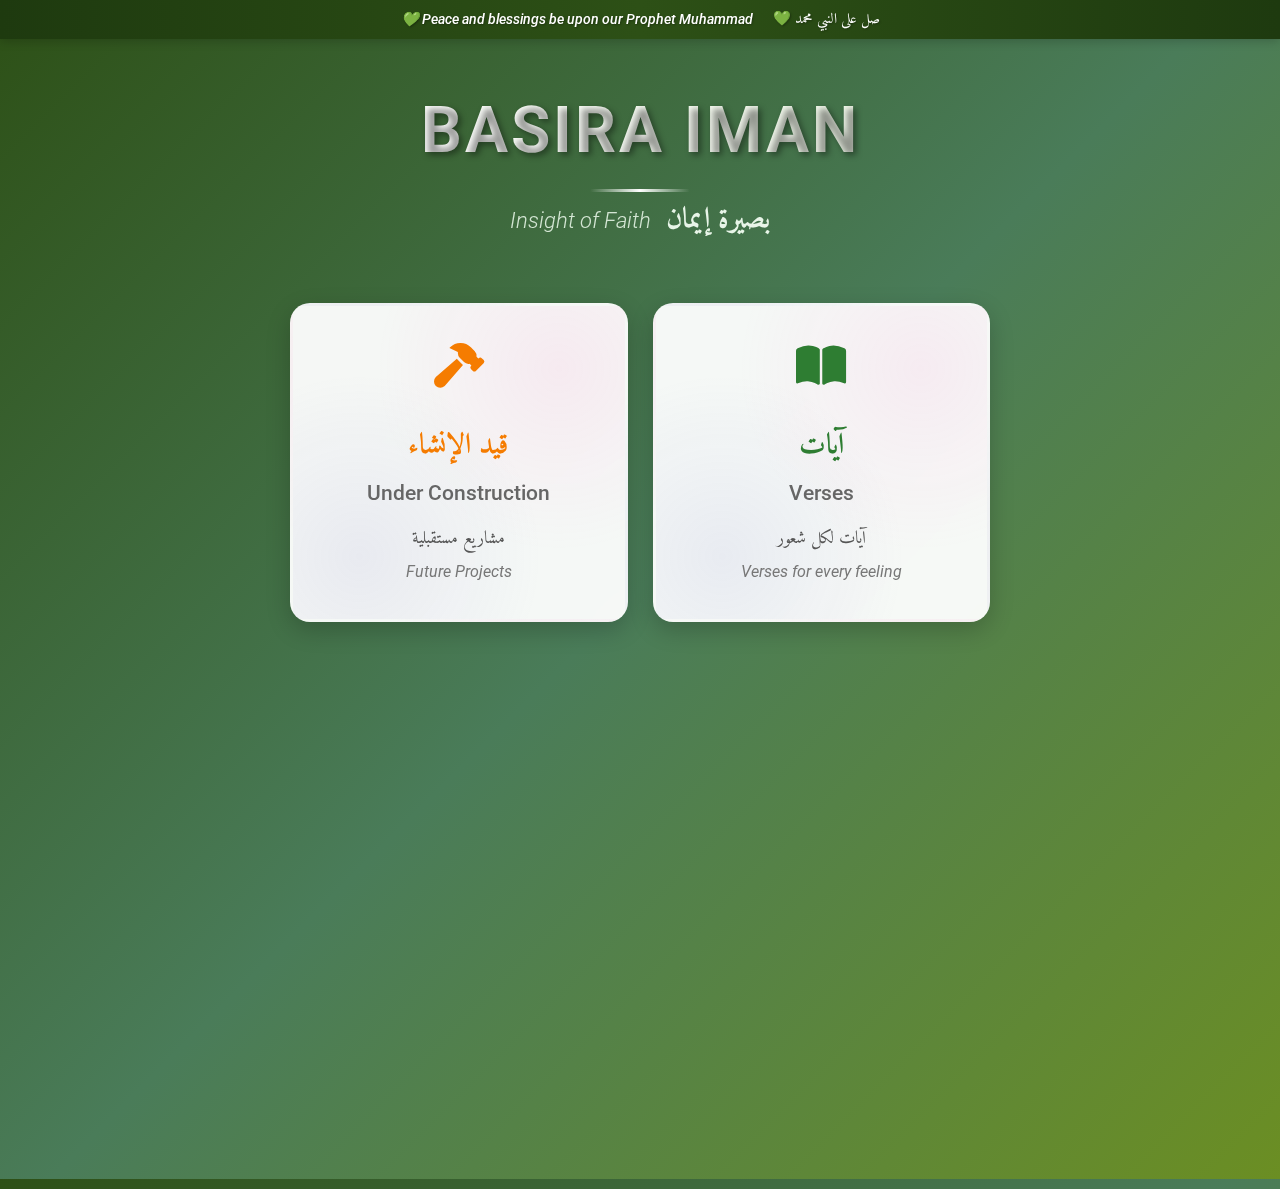
<file: index.html>
<!DOCTYPE html>
<html lang="ar" dir="rtl">
<head>
    <meta charset="UTF-8">
    <meta name="viewport" content="width=device-width, initial-scale=1.0">
    <title>BASIRA IMAN - بصيرة إيمان</title>
    <link rel="stylesheet" href="styles.css">
    <link href="https://fonts.googleapis.com/css2?family=Amiri:wght@400;700&family=Roboto:wght@300;400;500&display=swap" rel="stylesheet">
    <link rel="stylesheet" href="https://cdnjs.cloudflare.com/ajax/libs/font-awesome/6.0.0/css/all.min.css">
</head>
<body>
    <!-- شريط التذكير بالصلاة على النبي -->
    <div class="prophet-reminder">
        <div class="reminder-content">
            <span class="reminder-ar">صل على النبي محمد 💚</span>
            <span class="reminder-en">Peace and blessings be upon our Prophet Muhammad 💚</span>
        </div>
    </div>

    <div class="container">
        <!-- العنوان الرئيسي للموقع -->
        <header class="main-header">
            <h1 class="site-title">BASIRA IMAN</h1>
            <div class="site-subtitle">
                <span class="subtitle-ar">بصيرة إيمان</span>
                <span class="subtitle-en">Insight of Faith</span>
            </div>
        </header>

        <!-- الخيارات الرئيسية الثلاثة -->
        <main class="main-options">
            <div class="options-grid">
                <!-- خيار الآيات -->
                <div class="option-card ayat-option" onclick="navigateToAyat()">
                    <div class="option-icon">
                        <i class="fas fa-book-open"></i>
                    </div>
                    <div class="option-content">
                        <h2 class="option-title-ar">آيات</h2>
                        <p class="option-title-en">Verses</p>
                        <p class="option-description-ar">آيات لكل شعور</p>
                        <p class="option-description-en">Verses for every feeling</p>
                    </div>
                </div>

                <!-- خيار قيد الإنشاء -->
                <div class="option-card construction-option" onclick="navigateToSimpleHadiths()">
                    <div class="option-icon">
                        <i class="fas fa-hammer"></i>
                    </div>
                    <div class="option-content">
                        <h2 class="option-title-ar">قيد الإنشاء</h2>
                        <p class="option-title-en">Under Construction</p>
                        <p class="option-description-ar">مشاريع مستقبلية</p>
                        <p class="option-description-en">Future Projects</p>
                    </div>
                </div>

                <!-- خيار التواصل -->
                <div class="option-card contact-option" onclick="navigateToContact()">
                    <div class="option-icon">
                        <i class="fas fa-envelope"></i>
                    </div>
                    <div class="option-content">
                        <h2 class="option-title-ar">تواصل</h2>
                        <p class="option-title-en">Contact</p>
                        <p class="option-description-ar">تواصل معنا</p>
                        <p class="option-description-en">Get in touch</p>
                    </div>
                </div>
            </div>
        </main>

        <!-- تذييل الصفحة -->
        <footer class="main-footer">
            <div class="footer-content">
                <p class="footer-text-ar">اختر ما يناسب حالتك الروحية</p>
                <p class="footer-text-en">Choose what suits your spiritual state</p>
            </div>
        </footer>
    </div>

    <!-- الهلال الإسلامي في الخلفية -->
    <div class="crescent-background">
        <i class="fas fa-moon"></i>
    </div>

    <script src="script.js"></script>
</body>
</html>
</file>
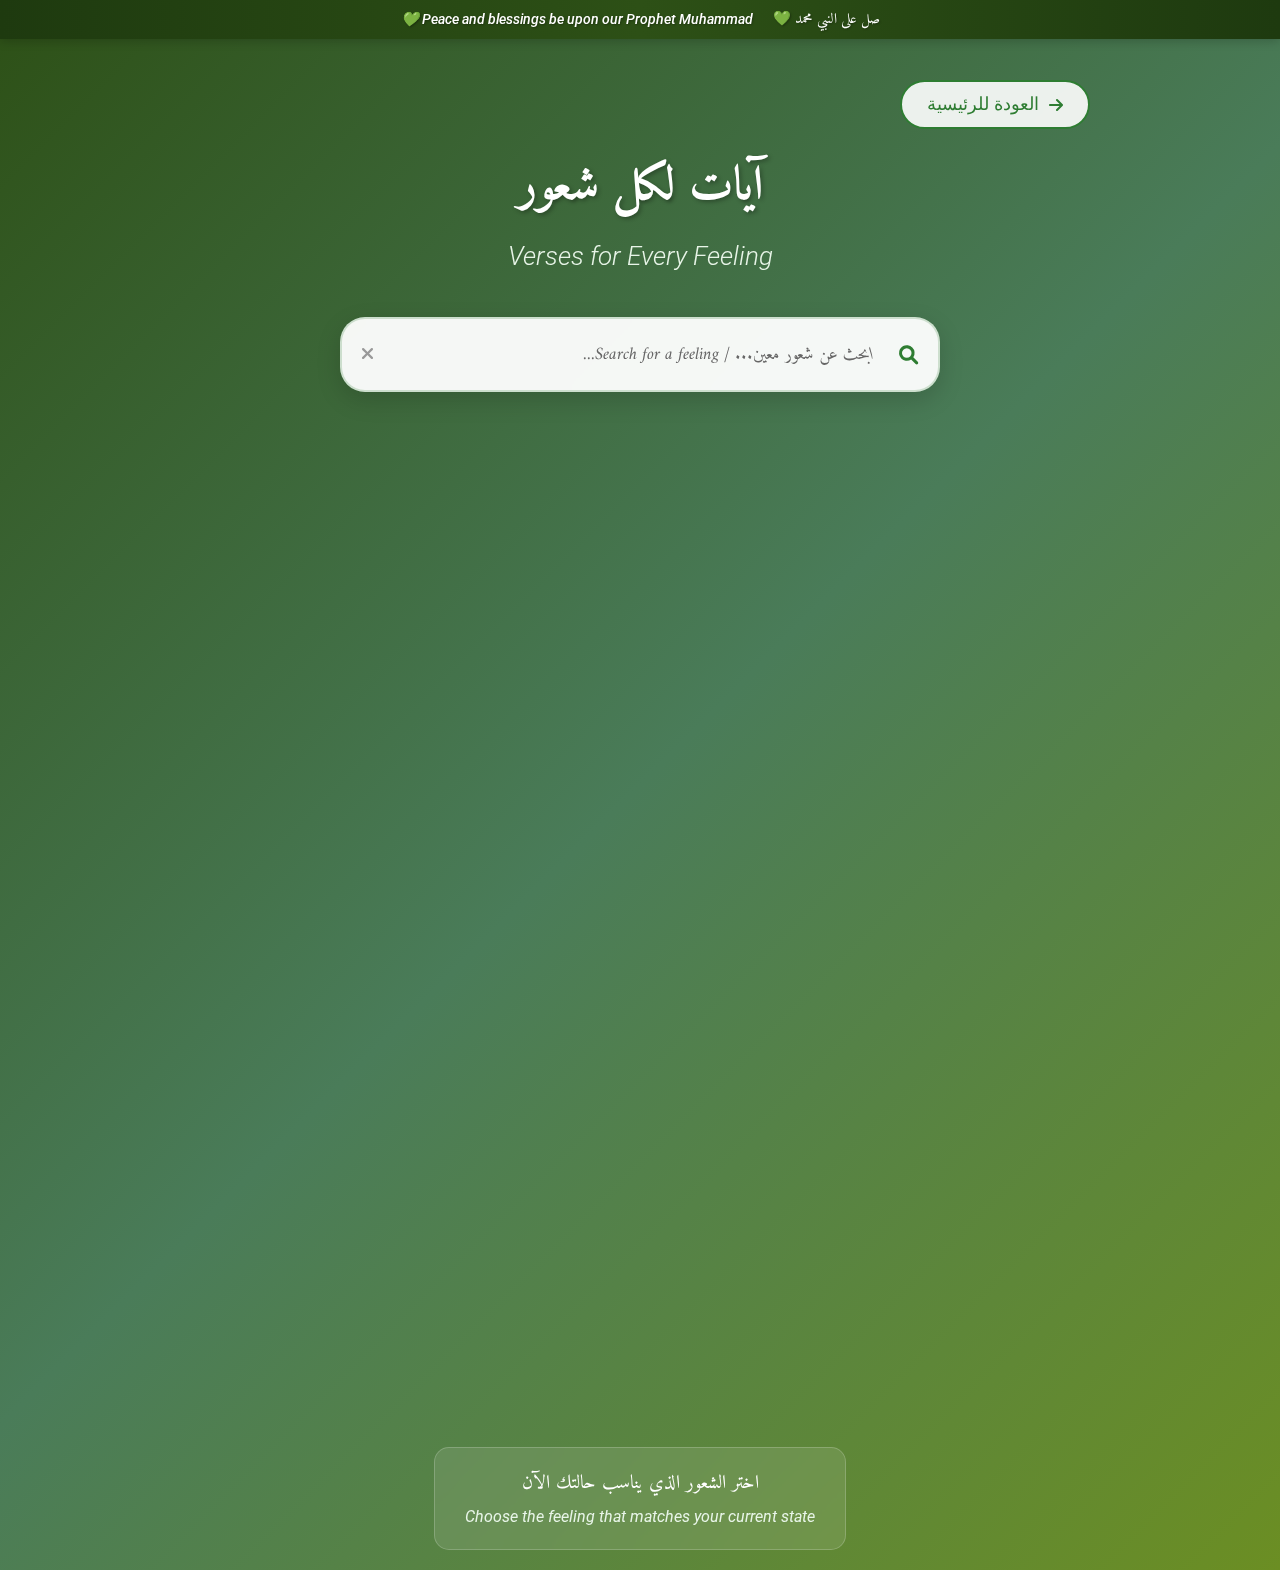
<file: ayat.html>
<!DOCTYPE html>
<html lang="ar" dir="rtl">
<head>
    <meta charset="UTF-8">
    <meta name="viewport" content="width=device-width, initial-scale=1.0">
    <title>آيات لكل شعور - BASIRA IMAN</title>
    <link rel="stylesheet" href="styles.css">
    <link rel="stylesheet" href="ayat-styles.css">
    <link href="https://fonts.googleapis.com/css2?family=Amiri:wght@400;700&family=Roboto:wght@300;400;500&display=swap" rel="stylesheet">
    <link rel="stylesheet" href="https://cdnjs.cloudflare.com/ajax/libs/font-awesome/6.0.0/css/all.min.css">
</head>
<body>
    <!-- شريط التذكير بالصلاة على النبي -->
    <div class="prophet-reminder">
        <div class="reminder-content">
            <span class="reminder-ar">صل على النبي محمد 💚</span>
            <span class="reminder-en">Peace and blessings be upon our Prophet Muhammad 💚</span>
        </div>
    </div>

    <div class="container">
        <!-- العنوان والتنقل -->
        <header class="page-header">
            <button class="back-button" onclick="goHome()">
                <i class="fas fa-arrow-right"></i>
                <span>العودة للرئيسية</span>
            </button>
            
            <div class="page-title">
                <h1 class="title-ar">آيات لكل شعور</h1>
                <h2 class="title-en">Verses for Every Feeling</h2>
            </div>
        </header>

        <!-- شريط البحث -->
        <div class="search-section">
            <div class="search-container">
                <i class="fas fa-search search-icon"></i>
                <input 
                    type="text" 
                    id="feelingSearch" 
                    class="search-input" 
                    placeholder="ابحث عن شعور معين... / Search for a feeling..."
                >
                <button class="clear-search" onclick="clearSearch()">
                    <i class="fas fa-times"></i>
                </button>
            </div>
        </div>

        <!-- شبكة المشاعر -->
        <main class="feelings-section">
            <div class="feelings-grid" id="feelingsGrid">
                <!-- شعور السعادة -->
                <div class="feeling-card happy-feeling" data-feeling="سعيد" onclick="navigateToFeeling('happy')">
                    <div class="feeling-icon">
                        <i class="fas fa-smile"></i>
                    </div>
                    <div class="feeling-content">
                        <h3 class="feeling-name-ar">سعيد؟</h3>
                        <p class="feeling-name-en">Happy?</p>
                        <p class="feeling-description">آيات تزيد من فرحتك وامتنانك</p>
                    </div>
                </div>

                <!-- شعور الغضب -->
                <div class="feeling-card angry-feeling" data-feeling="غاضب" onclick="navigateToFeeling('angry')">
                    <div class="feeling-icon">
                        <i class="fas fa-fire"></i>
                    </div>
                    <div class="feeling-content">
                        <h3 class="feeling-name-ar">غاضب؟</h3>
                        <p class="feeling-name-en">Angry?</p>
                        <p class="feeling-description">آيات تهدئ من غضبك وتسكن قلبك</p>
                    </div>
                </div>

                <!-- شعور الحزن -->
                <div class="feeling-card sad-feeling" data-feeling="حزين" onclick="navigateToFeeling('sad')">
                    <div class="feeling-icon">
                        <i class="fas fa-cloud-rain"></i>
                    </div>
                    <div class="feeling-content">
                        <h3 class="feeling-name-ar">حزين؟</h3>
                        <p class="feeling-name-en">Sad?</p>
                        <p class="feeling-description">آيات تواسي حزنك وتشفي قلبك</p>
                    </div>
                </div>

                <!-- شعور الوحدة -->
                <div class="feeling-card lonely-feeling" data-feeling="وحيد" onclick="navigateToFeeling('lonely')">
                    <div class="feeling-icon">
                        <i class="fas fa-user"></i>
                    </div>
                    <div class="feeling-content">
                        <h3 class="feeling-name-ar">وحيد؟</h3>
                        <p class="feeling-name-en">Lonely?</p>
                        <p class="feeling-description">آيات تذكرك بأن الله معك دائماً</p>
                    </div>
                </div>

                <!-- شعور الخوف -->
                <div class="feeling-card afraid-feeling" data-feeling="خائف" onclick="navigateToFeeling('afraid')">
                    <div class="feeling-icon">
                        <i class="fas fa-shield-alt"></i>
                    </div>
                    <div class="feeling-content">
                        <h3 class="feeling-name-ar">خائف؟</h3>
                        <p class="feeling-name-en">Afraid?</p>
                        <p class="feeling-description">آيات تبعث الأمان والطمأنينة</p>
                    </div>
                </div>

                <!-- شعور التوبة -->
                <div class="feeling-card repentant-feeling" data-feeling="تائب" onclick="navigateToFeeling('repentant')">
                    <div class="feeling-icon">
                        <i class="fas fa-hands"></i>
                    </div>
                    <div class="feeling-content">
                        <h3 class="feeling-name-ar">تائب؟</h3>
                        <p class="feeling-name-en">Repentant?</p>
                        <p class="feeling-description">آيات تبشرك برحمة الله ومغفرته</p>
                    </div>
                </div>

                <!-- شعور الضياع -->
                <div class="feeling-card lost-feeling" data-feeling="ضائع" onclick="navigateToFeeling('lost')">
                    <div class="feeling-icon">
                        <i class="fas fa-compass"></i>
                    </div>
                    <div class="feeling-content">
                        <h3 class="feeling-name-ar">ضائع؟</h3>
                        <p class="feeling-name-en">Lost?</p>
                        <p class="feeling-description">آيات ترشدك إلى الطريق المستقيم</p>
                    </div>
                </div>

                <!-- رسالة خاصة -->
                <div class="feeling-card message-feeling" data-feeling="رسالة" onclick="navigateToFeeling('message')">
                    <div class="feeling-icon">
                        <i class="fas fa-envelope-open"></i>
                    </div>
                    <div class="feeling-content">
                        <h3 class="feeling-name-ar">رسالة خاصة</h3>
                        <p class="feeling-name-en">Special Message</p>
                        <p class="feeling-description">رسالة مخصصة لك من القرآن الكريم</p>
                    </div>
                </div>
            </div>

            <!-- رسالة عدم وجود نتائج -->
            <div class="no-results" id="noResults" style="display: none;">
                <div class="no-results-content">
                    <i class="fas fa-search"></i>
                    <h3>لا توجد نتائج مطابقة</h3>
                    <p>جرب البحث بكلمات أخرى أو تصفح جميع المشاعر</p>
                </div>
            </div>
        </main>

        <!-- تذييل الصفحة -->
        <footer class="page-footer">
            <div class="footer-content">
                <p class="footer-text-ar">اختر الشعور الذي يناسب حالتك الآن</p>
                <p class="footer-text-en">Choose the feeling that matches your current state</p>
            </div>
        </footer>
    </div>

    <!-- الهلال الإسلامي في الخلفية -->
    <div class="crescent-background">
        <i class="fas fa-moon"></i>
    </div>

    <script src="script.js"></script>
    <script src="ayat-script.js"></script>
</body>
</html>
</file>
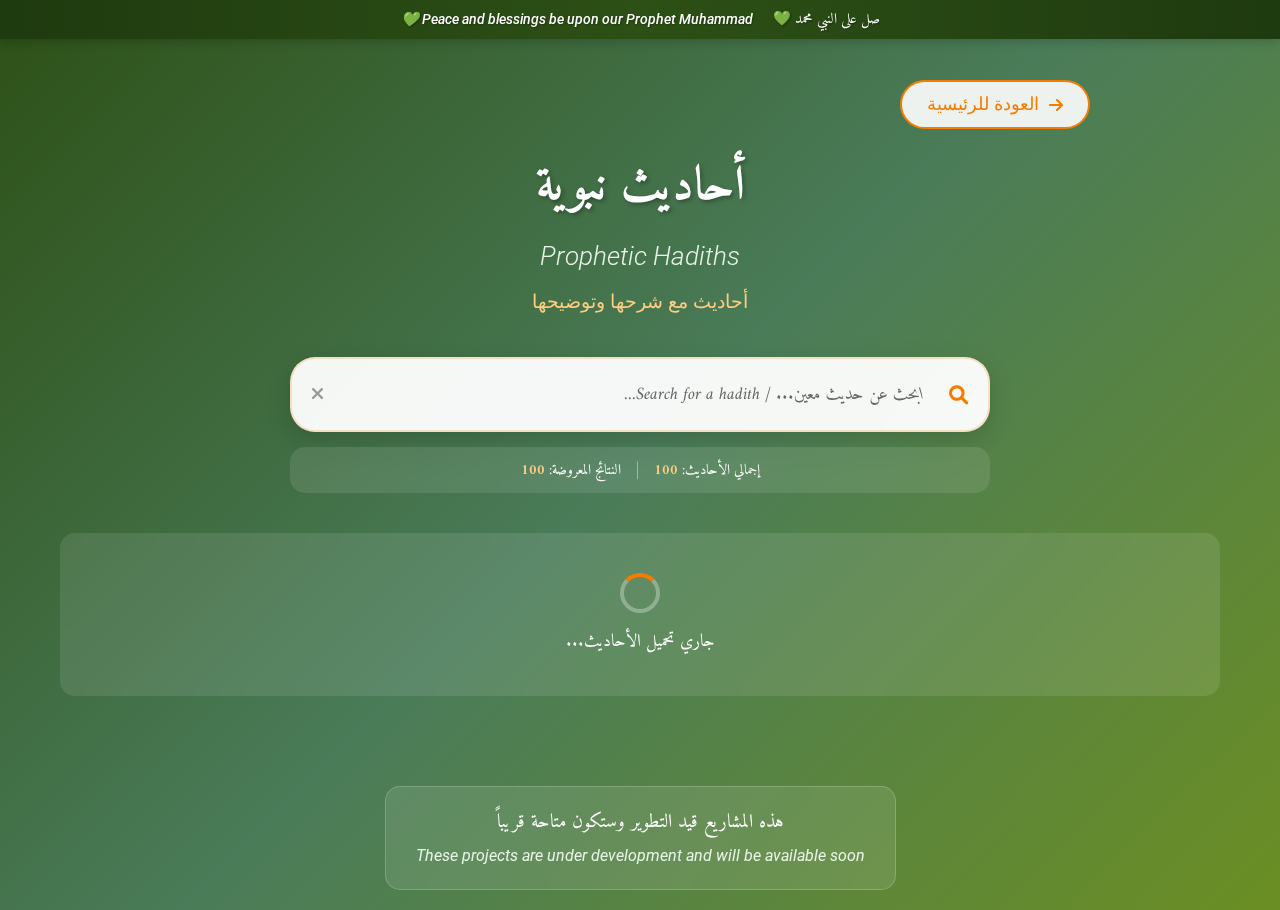
<file: construction.html>
<!DOCTYPE html>
<html lang="ar" dir="rtl">
<head>
    <meta charset="UTF-8">
    <meta name="viewport" content="width=device-width, initial-scale=1.0">
    <title>قيد الإنشاء - BASIRA IMAN</title>
    <link rel="stylesheet" href="styles.css">
    <link rel="stylesheet" href="construction-styles.css">
    <link href="https://fonts.googleapis.com/css2?family=Amiri:wght@400;700&family=Roboto:wght@300;400;500&display=swap" rel="stylesheet">
    <link rel="stylesheet" href="https://cdnjs.cloudflare.com/ajax/libs/font-awesome/6.0.0/css/all.min.css">
</head>
<body>
    <!-- شريط التذكير بالصلاة على النبي -->
    <div class="prophet-reminder">
        <div class="reminder-content">
            <span class="reminder-ar">صل على النبي محمد 💚</span>
            <span class="reminder-en">Peace and blessings be upon our Prophet Muhammad 💚</span>
        </div>
    </div>

    <div class="container">
        <!-- العنوان والتنقل -->
        <header class="page-header">
            <button class="back-button" onclick="goHome()">
                <i class="fas fa-arrow-right"></i>
                <span>العودة للرئيسية</span>
            </button>
            
            <div class="page-title">
                <h1 class="title-ar">أحاديث نبوية</h1>
                <h2 class="title-en">Prophetic Hadiths</h2>
                <p class="subtitle">أحاديث مع شرحها وتوضيحها</p>
            </div>
        </header>

        <!-- شريط البحث -->
        <div class="search-section">
            <div class="search-container">
                <i class="fas fa-search search-icon"></i>
                <input 
                    type="text" 
                    id="projectSearch" 
                    class="search-input" 
                    placeholder="ابحث عن حديث معين... / Search for a hadith..."
                >
                <button class="clear-search" onclick="clearProjectSearch()">
                    <i class="fas fa-times"></i>
                </button>
            </div>
            
            <!-- إحصائيات البحث -->
            <div class="search-stats" id="searchStats">
                <span class="stats-text">إجمالي الأحاديث: <strong>100</strong></span>
                <span class="stats-divider">|</span>
                <span class="stats-text">النتائج المعروضة: <strong id="visibleCount">100</strong></span>
            </div>
        </div>

        <!-- قائمة الأحاديث -->
        <main class="hadiths-section">
            <div class="hadiths-grid" id="hadithsGrid">
                <!-- سيتم ملء الأحاديث بواسطة JavaScript -->
            </div>

            <!-- رسالة عدم وجود نتائج -->
            <div class="no-results" id="noResults" style="display: none;">
                <div class="no-results-content">
                    <i class="fas fa-search"></i>
                    <h3>لا توجد أحاديث مطابقة</h3>
                    <p>جرب البحث بكلمات أخرى أو تصفح جميع الأحاديث</p>
                </div>
            </div>

            <!-- مؤشر التحميل -->
            <div class="loading-indicator" id="loadingIndicator">
                <div class="spinner"></div>
                <p>جاري تحميل الأحاديث...</p>
            </div>
        </main>

        <!-- تذييل الصفحة -->
        <footer class="page-footer">
            <div class="footer-content">
                <p class="footer-text-ar">هذه المشاريع قيد التطوير وستكون متاحة قريباً</p>
                <p class="footer-text-en">These projects are under development and will be available soon</p>
            </div>
        </footer>
    </div>

    <!-- الهلال الإسلامي في الخلفية -->
    <div class="crescent-background">
        <i class="fas fa-moon"></i>
    </div>

    <script src="script.js"></script>
    <script src="hadiths-script.js"></script>
</body>
</html>
</file>
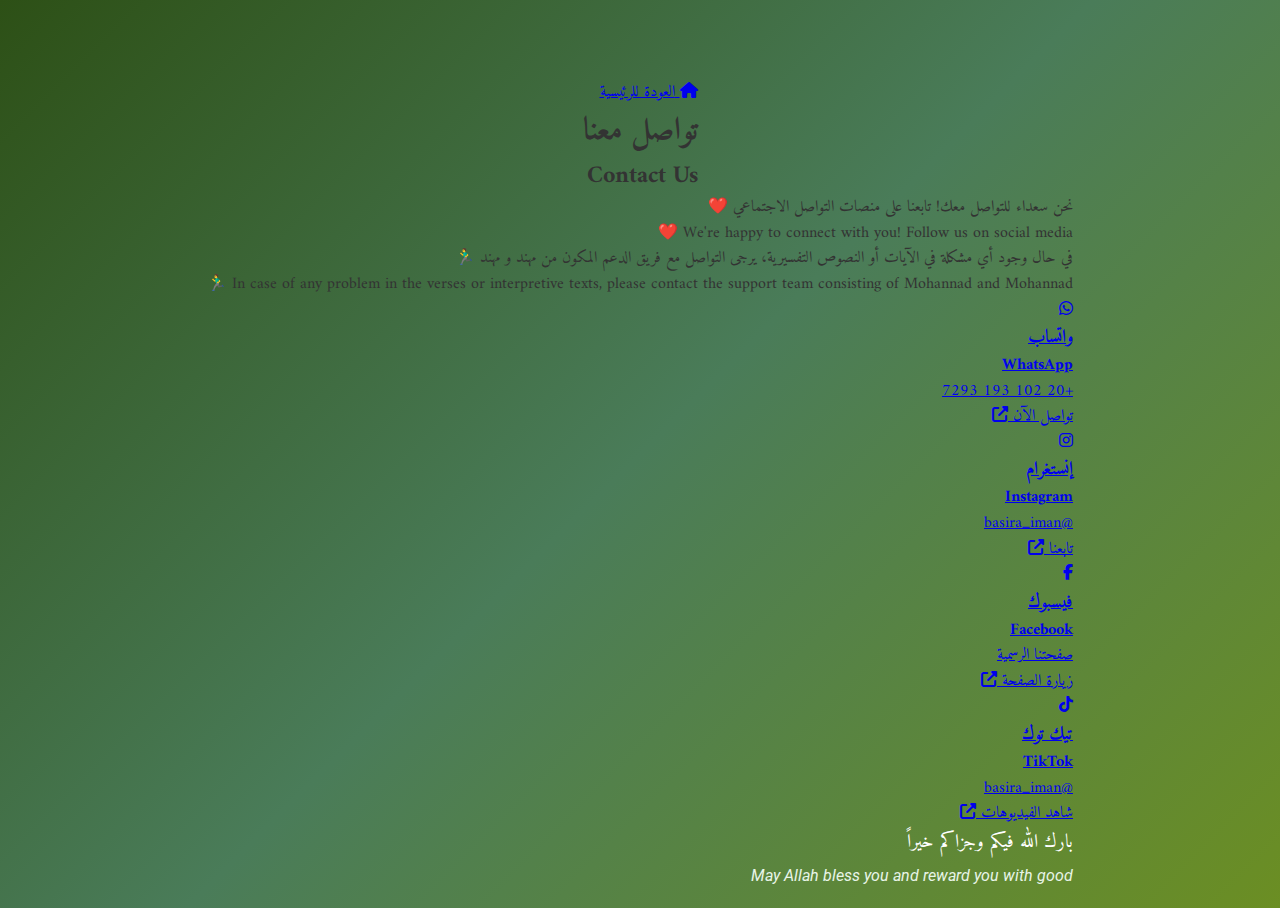
<file: contact.html>
<!DOCTYPE html>
<html lang="ar" dir="rtl">
<head>
    <meta charset="UTF-8">
    <meta name="viewport" content="width=device-width, initial-scale=1.0">
    <title>تواصل معنا - آية لكل شعور</title>
    <link rel="stylesheet" href="styles.css">
    <link href="https://fonts.googleapis.com/css2?family=Amiri:wght@400;700&family=Roboto:wght@300;400;500&display=swap" rel="stylesheet">
    <link rel="stylesheet" href="https://cdnjs.cloudflare.com/ajax/libs/font-awesome/6.4.0/css/all.min.css">
</head>
<body>
    <div class="container">
        <header class="content-header">
            <div class="navigation">
                <a href="index.html" class="back-to-home">
                    <i class="fas fa-home"></i>
                    <span>العودة للرئيسية</span>
                </a>
            </div>
            
            <div class="page-title">
                <h1 class="title-ar">تواصل معنا</h1>
                <h2 class="title-en">Contact Us</h2>
            </div>
        </header>

        <main class="contact-content">
            <div class="contact-intro">
                <p class="intro-text-ar">نحن سعداء للتواصل معك! تابعنا على منصات التواصل الاجتماعي ❤️ </p>
                <p class="intro-text-en">We're happy to connect with you! Follow us on social media ❤️ </p>
            </div>

            <div class="support-notice">
                <p class="support-text-ar">في حال وجود أي مشكلة في الآيات أو النصوص التفسيرية، يرجى التواصل مع فريق الدعم المكون من مهند و مهند 🏃‍♂️</p>
                <p class="support-text-en">In case of any problem in the verses or interpretive texts, please contact the support team consisting of Mohannad and Mohannad 🏃‍♂️</p>
            </div>

            <div class="social-links-grid">
                <!-- واتساب -->
                <a href="https://wa.me/201021937293" target="_blank" class="social-card whatsapp">
                    <div class="social-icon">
                        <i class="fab fa-whatsapp"></i>
                    </div>
                    <div class="social-info">
                        <h3 class="social-name-ar">واتساب</h3>
                        <h4 class="social-name-en">WhatsApp</h4>
                        <p class="social-handle">+20 102 193 7293</p>
                    </div>
                    <div class="social-action">
                        <span>تواصل الآن</span>
                        <i class="fas fa-external-link-alt"></i>
                    </div>
                </a>

                <!-- إنستغرام -->
                <a href="https://www.instagram.com/basira_iman?igsh=MTN1bmZlYnB6M2FjbQ==" target="_blank" class="social-card instagram">
                    <div class="social-icon">
                        <i class="fab fa-instagram"></i>
                    </div>
                    <div class="social-info">
                        <h3 class="social-name-ar">إنستغرام</h3>
                        <h4 class="social-name-en">Instagram</h4>
                        <p class="social-handle">@basira_iman</p>
                    </div>
                    <div class="social-action">
                        <span>تابعنا</span>
                        <i class="fas fa-external-link-alt"></i>
                    </div>
                </a>

                <!-- فيسبوك -->
                <a href="https://www.facebook.com/share/1E5ADXw31s/" target="_blank" class="social-card facebook">
                    <div class="social-icon">
                        <i class="fab fa-facebook-f"></i>
                    </div>
                    <div class="social-info">
                        <h3 class="social-name-ar">فيسبوك</h3>
                        <h4 class="social-name-en">Facebook</h4>
                        <p class="social-handle">صفحتنا الرسمية</p>
                    </div>
                    <div class="social-action">
                        <span>زيارة الصفحة</span>
                        <i class="fas fa-external-link-alt"></i>
                    </div>
                </a>

                <!-- تيك توك -->
                <a href="https://tiktok.com/@basira_iman" target="_blank" class="social-card tiktok">
                    <div class="social-icon">
                        <i class="fab fa-tiktok"></i>
                    </div>
                    <div class="social-info">
                        <h3 class="social-name-ar">تيك توك</h3>
                        <h4 class="social-name-en">TikTok</h4>
                        <p class="social-handle">@basira_iman</p>
                    </div>
                    <div class="social-action">
                        <span>شاهد الفيديوهات</span>
                        <i class="fas fa-external-link-alt"></i>
                    </div>
                </a>
            </div>

            <div class="contact-footer">
                <p class="footer-text-ar">بارك الله فيكم وجزاكم خيراً</p>
                <p class="footer-text-en">May Allah bless you and reward you with good</p>
            </div>
        </main>
    </div>

    <script src="script.js"></script>
</body>
</html>
</file>
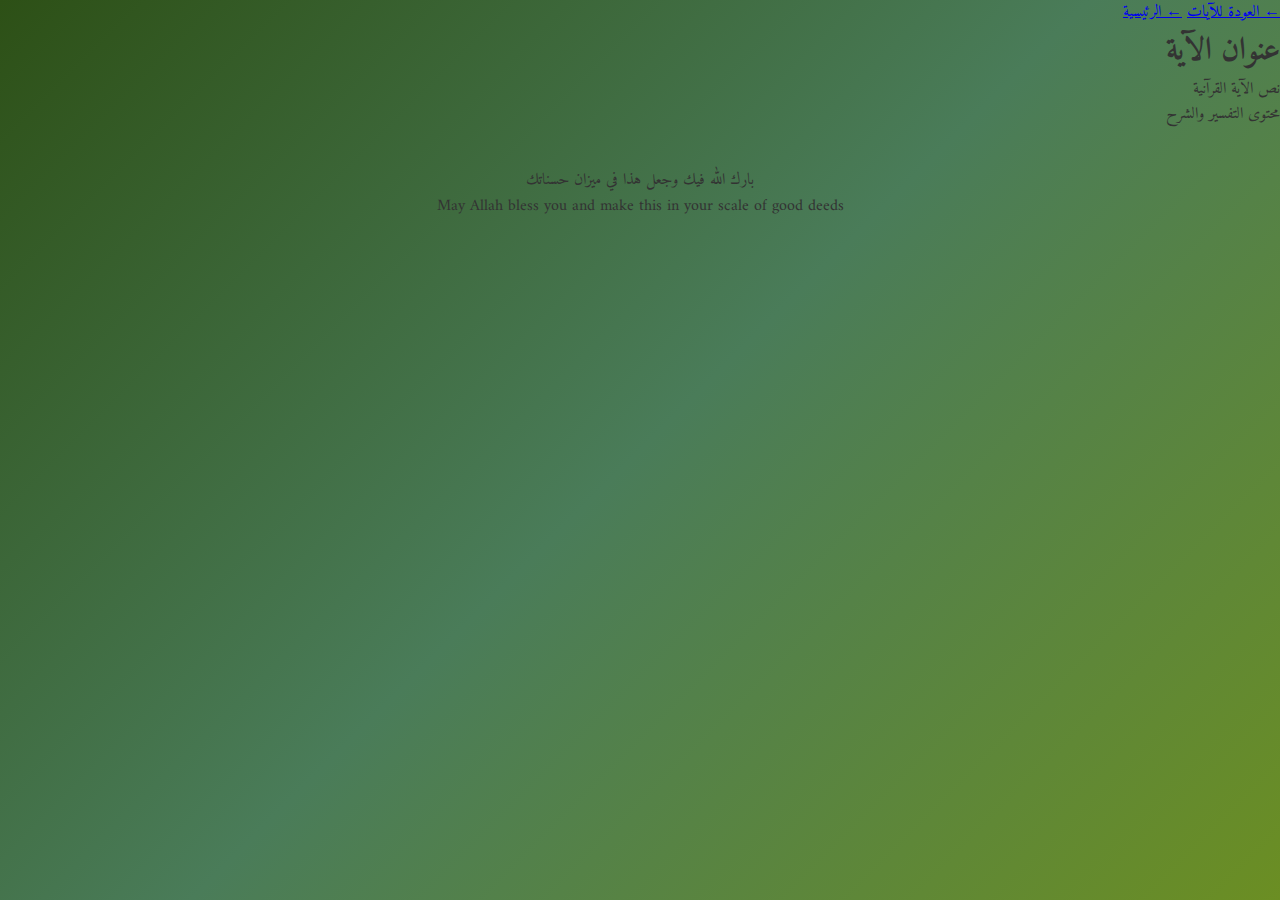
<file: content (1).html>
<!DOCTYPE html>
<html lang="ar" dir="rtl">
<head>
    <meta charset="UTF-8">
    <meta name="viewport" content="width=device-width, initial-scale=1.0">
    <title>المحتوى - آية لكل شعور</title>
    <link rel="stylesheet" href="styles.css">
    <link href="https://fonts.googleapis.com/css2?family=Amiri:wght@400;700&family=Roboto:wght@300;400;500&display=swap" rel="stylesheet">
</head>
<body>
    <div class="content-page">
        <div class="navigation-buttons">
            <a href="#" class="back-button back-to-verses">← العودة للآيات</a>
            <a href="index.html" class="back-button back-to-home">← الرئيسية</a>
        </div>
        
        <header class="page-header">
            <h1 class="verse-title-display">عنوان الآية</h1>
        </header>

        <main class="verse-content">
            <div class="verse-text">
                نص الآية القرآنية
            </div>
            
            <div class="content-text">
                محتوى التفسير والشرح
            </div>
        </main>

        <footer class="main-footer">
            <p>بارك الله فيك وجعل هذا في ميزان حسناتك</p>
            <p>May Allah bless you and make this in your scale of good deeds</p>
        </footer>
    </div>

    <script src="script.js"></script>
</body>
</html>
</file>
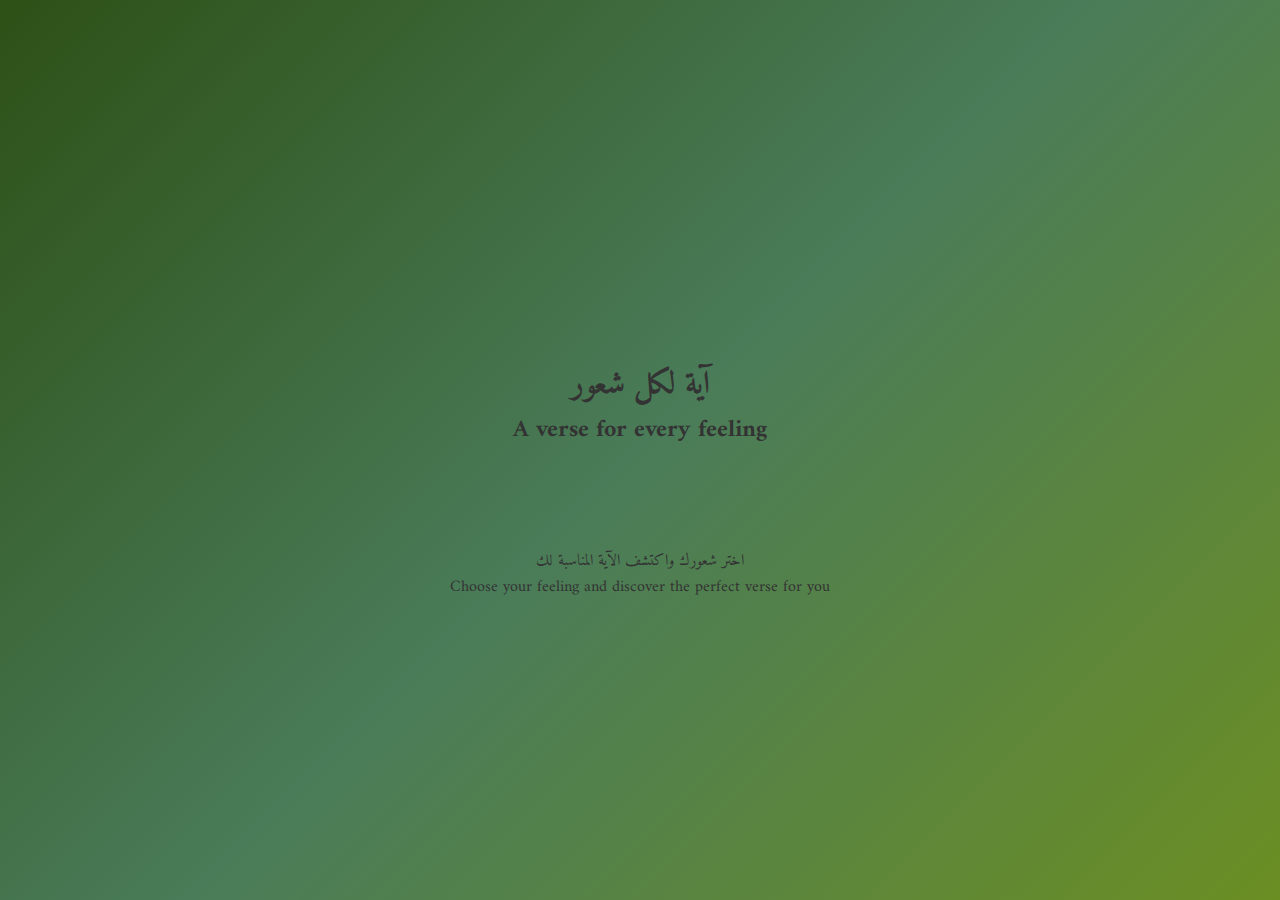
<file: index (1).html>
<!DOCTYPE html>
<html lang="ar" dir="rtl">
<head>
    <meta charset="UTF-8">
    <meta name="viewport" content="width=device-width, initial-scale=1.0">
    <title>آية لكل شعور - A Verse for Every Feeling</title>
    <link rel="stylesheet" href="styles.css">
    <link href="https://fonts.googleapis.com/css2?family=Amiri:wght@400;700&family=Roboto:wght@300;400;500&display=swap" rel="stylesheet">
</head>
<body>
    <div class="container">
        <header class="main-header">
            <h1 class="title-ar">آية لكل شعور</h1>
            <h2 class="title-en">A verse for every feeling</h2>
        </header>

        <main class="mood-selection">
            <div class="moods-grid" id="moodsGrid">
                <!-- سيتم ملء الخيارات بواسطة JavaScript -->
            </div>
        </main>

        <footer class="main-footer">
            <p>اختر شعورك واكتشف الآية المناسبة لك</p>
            <p>Choose your feeling and discover the perfect verse for you</p>
        </footer>
    </div>

    <script src="script.js"></script>
</body>
</html>
</file>
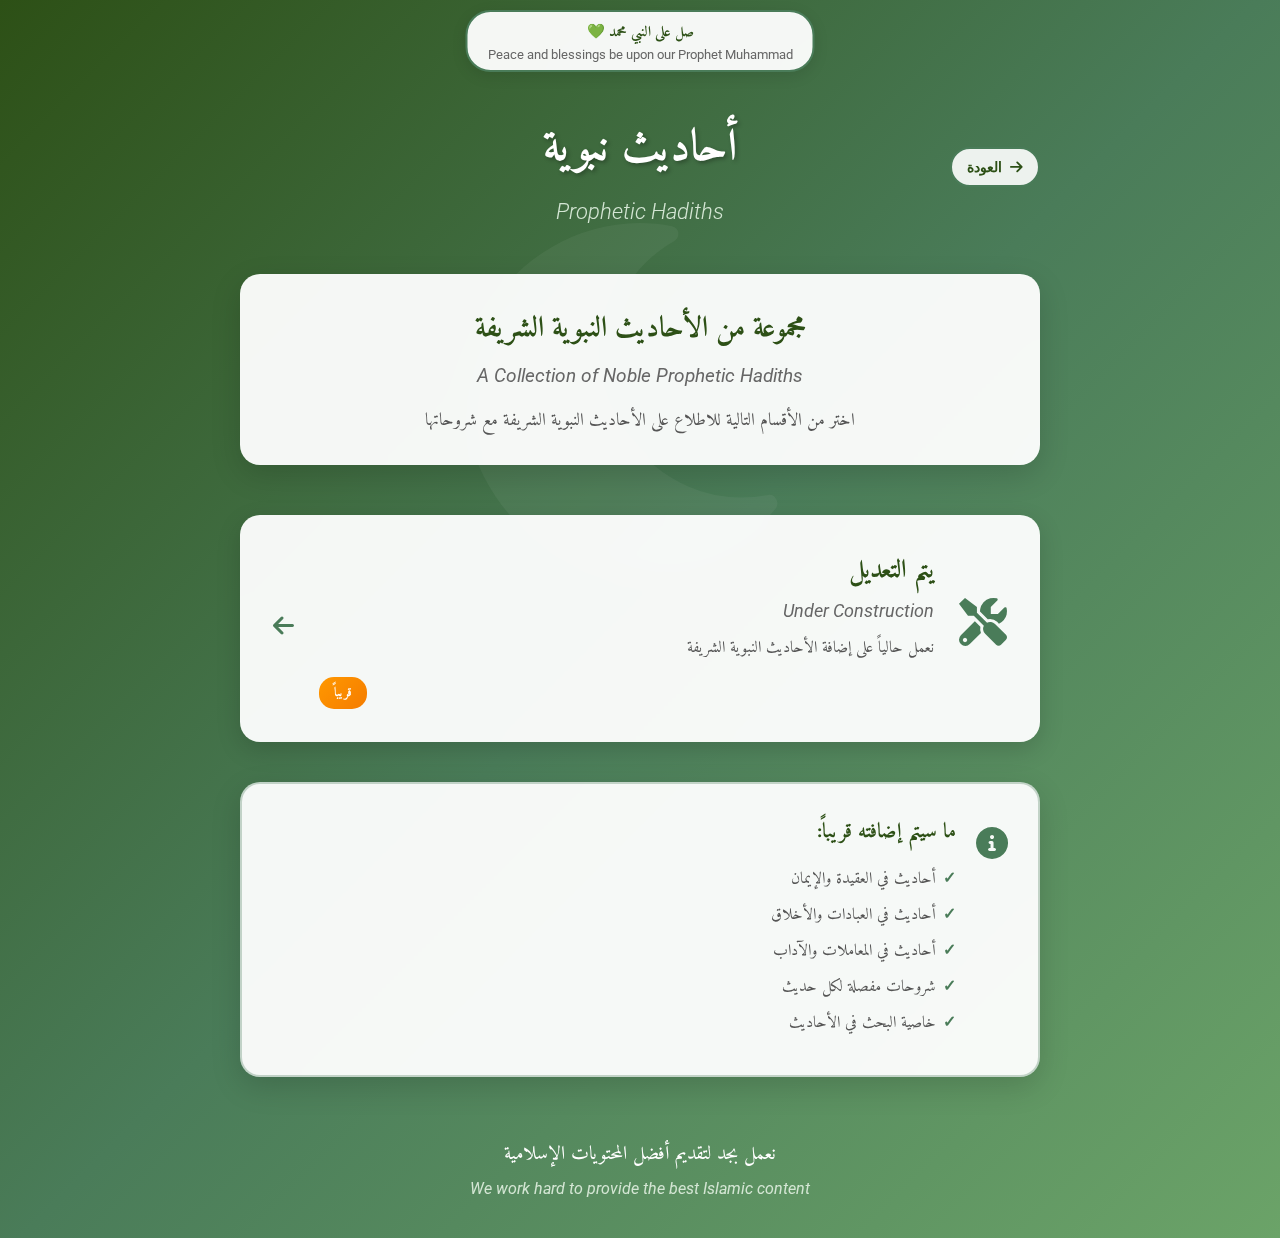
<file: simple-hadiths.html>
<!DOCTYPE html>
<html lang="ar" dir="rtl">
<head>
    <meta charset="UTF-8">
    <meta name="viewport" content="width=device-width, initial-scale=1.0">
    <title>أحاديث نبوية - BASIRA IMAN</title>
    <link rel="stylesheet" href="https://cdnjs.cloudflare.com/ajax/libs/font-awesome/6.0.0/css/all.min.css">
    <link rel="preconnect" href="https://fonts.googleapis.com">
    <link rel="preconnect" href="https://fonts.gstatic.com" crossorigin>
    <link href="https://fonts.googleapis.com/css2?family=Amiri:wght@400;700&family=Roboto:wght@300;400;500;700&display=swap" rel="stylesheet">
    <link rel="stylesheet" href="simple-hadiths-styles.css">
</head>
<body>
    <!-- تذكير الصلاة على النبي -->
    <div class="prophet-reminder">
        <p class="reminder-ar">صل على النبي محمد 💚</p>
        <p class="reminder-en">Peace and blessings be upon our Prophet Muhammad</p>
    </div>

    <div class="page-container">
        <!-- رأس الصفحة -->
        <header class="page-header">
            <div class="header-content">
                <button class="back-btn" onclick="goBackToHome()">
                    <i class="fas fa-arrow-right"></i>
                    العودة
                </button>
                <div class="header-title">
                    <h1 class="title-ar">أحاديث نبوية</h1>
                    <p class="title-en">Prophetic Hadiths</p>
                </div>
            </div>
        </header>

        <!-- المحتوى الرئيسي -->
        <main class="main-content">
            <div class="hadiths-section">
                <div class="section-intro">
                    <h2 class="intro-title-ar">مجموعة من الأحاديث النبوية الشريفة</h2>
                    <p class="intro-title-en">A Collection of Noble Prophetic Hadiths</p>
                    <p class="intro-description">
                        اختر من الأقسام التالية للاطلاع على الأحاديث النبوية الشريفة مع شروحاتها
                    </p>
                </div>

                <!-- خيار واحد فقط: يتم التعديل -->
                <div class="hadiths-grid">
                    <div class="hadith-category-card" onclick="goToUnderConstruction()">
                        <div class="category-icon">
                            <i class="fas fa-tools"></i>
                        </div>
                        <div class="category-content">
                            <h3 class="category-name-ar">يتم التعديل</h3>
                            <p class="category-name-en">Under Construction</p>
                            <p class="category-description">
                                نعمل حالياً على إضافة الأحاديث النبوية الشريفة
                            </p>
                            <div class="category-status">
                                <span class="status-badge">قريباً</span>
                            </div>
                        </div>
                        <div class="category-arrow">
                            <i class="fas fa-arrow-left"></i>
                        </div>
                    </div>
                </div>

                <!-- معلومات إضافية -->
                <div class="additional-info">
                    <div class="info-card">
                        <div class="info-icon">
                            <i class="fas fa-info-circle"></i>
                        </div>
                        <div class="info-content">
                            <h4>ما سيتم إضافته قريباً:</h4>
                            <ul>
                                <li>أحاديث في العقيدة والإيمان</li>
                                <li>أحاديث في العبادات والأخلاق</li>
                                <li>أحاديث في المعاملات والآداب</li>
                                <li>شروحات مفصلة لكل حديث</li>
                                <li>خاصية البحث في الأحاديث</li>
                            </ul>
                        </div>
                    </div>
                </div>
            </div>
        </main>

        <!-- تذييل الصفحة -->
        <footer class="page-footer">
            <div class="footer-content">
                <p class="footer-text-ar">نعمل بجد لتقديم أفضل المحتويات الإسلامية</p>
                <p class="footer-text-en">We work hard to provide the best Islamic content</p>
            </div>
        </footer>
    </div>

    <!-- الهلال الإسلامي في الخلفية -->
    <div class="crescent-background">
        <i class="fas fa-moon"></i>
    </div>

    <script src="simple-hadiths-script.js"></script>
</body>
</html>
</file>
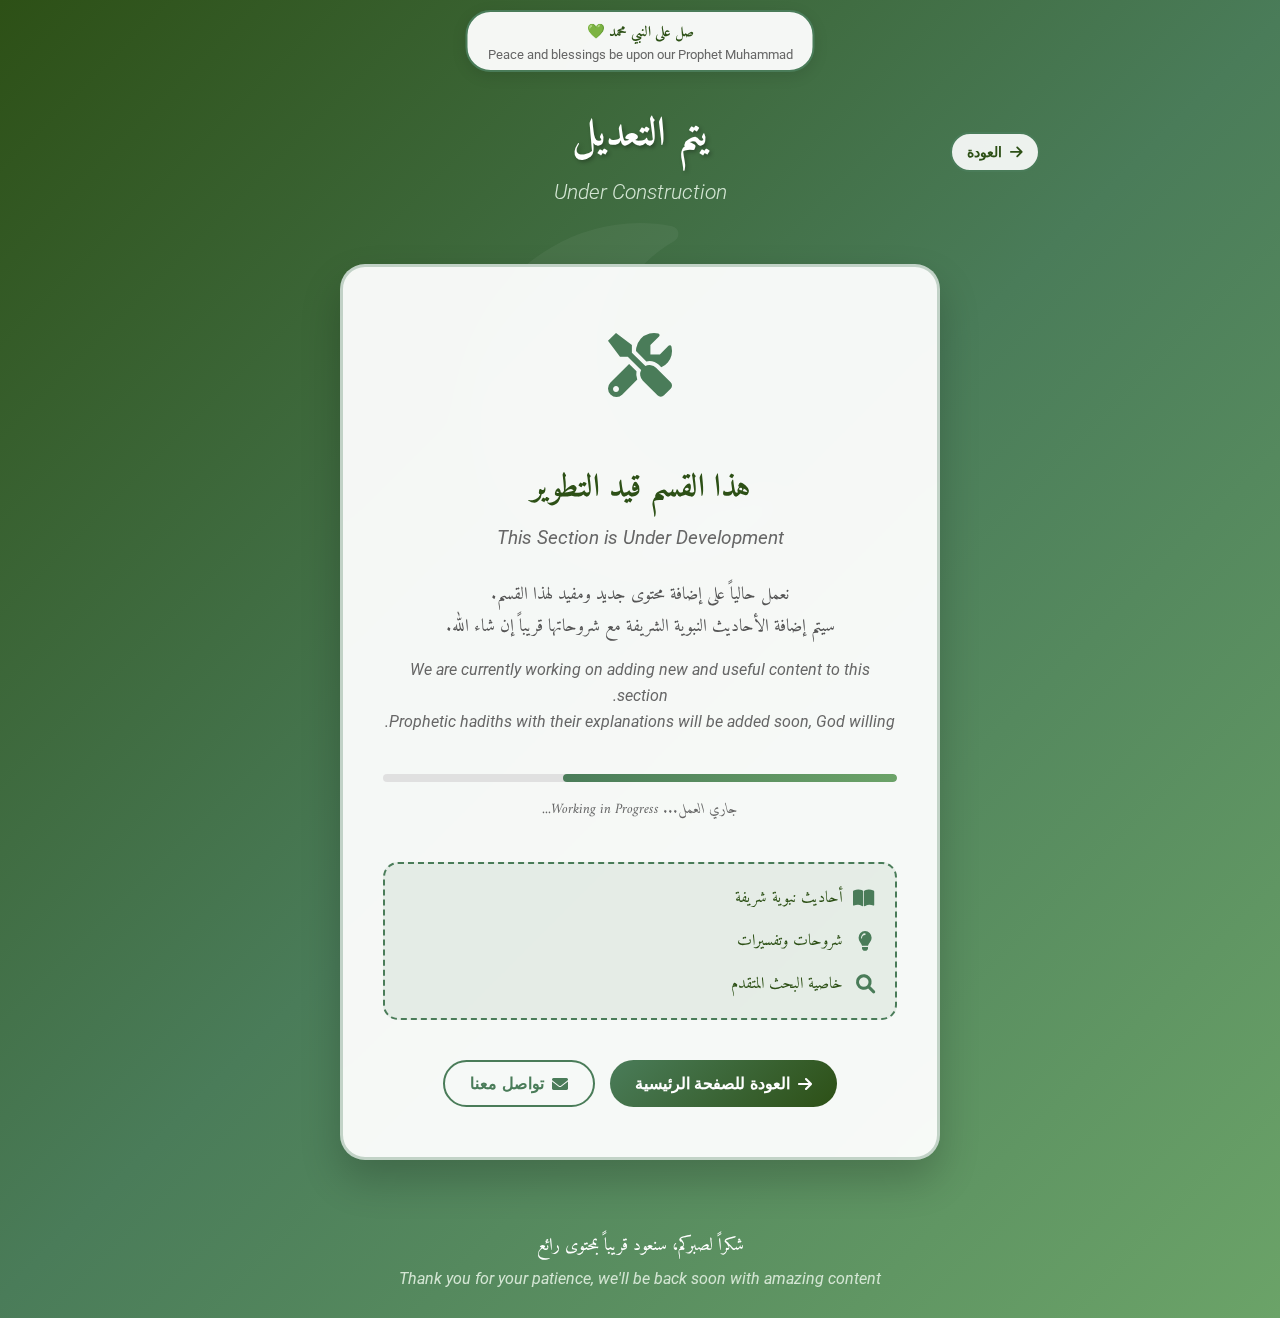
<file: under-construction.html>
<!DOCTYPE html>
<html lang="ar" dir="rtl">
<head>
    <meta charset="UTF-8">
    <meta name="viewport" content="width=device-width, initial-scale=1.0">
    <title>يتم التعديل - BASIRA IMAN</title>
    <link rel="stylesheet" href="https://cdnjs.cloudflare.com/ajax/libs/font-awesome/6.0.0/css/all.min.css">
    <link rel="preconnect" href="https://fonts.googleapis.com">
    <link rel="preconnect" href="https://fonts.gstatic.com" crossorigin>
    <link href="https://fonts.googleapis.com/css2?family=Amiri:wght@400;700&family=Roboto:wght@300;400;500;700&display=swap" rel="stylesheet">
    <link rel="stylesheet" href="under-construction-styles.css">
</head>
<body>
    <!-- تذكير الصلاة على النبي -->
    <div class="prophet-reminder">
        <p class="reminder-ar">صل على النبي محمد 💚</p>
        <p class="reminder-en">Peace and blessings be upon our Prophet Muhammad</p>
    </div>

    <div class="page-container">
        <!-- رأس الصفحة -->
        <header class="page-header">
            <div class="header-content">
                <button class="back-btn" onclick="goBack()">
                    <i class="fas fa-arrow-right"></i>
                    العودة
                </button>
                <div class="header-title">
                    <h1 class="title-ar">يتم التعديل</h1>
                    <p class="title-en">Under Construction</p>
                </div>
            </div>
        </header>

        <!-- المحتوى الرئيسي -->
        <main class="main-content">
            <div class="construction-container">
                <div class="construction-icon">
                    <i class="fas fa-tools"></i>
                </div>
                
                <div class="construction-content">
                    <h2 class="construction-title-ar">هذا القسم قيد التطوير</h2>
                    <p class="construction-title-en">This Section is Under Development</p>
                    
                    <div class="construction-description">
                        <p class="description-ar">
                            نعمل حالياً على إضافة محتوى جديد ومفيد لهذا القسم.
                            <br>
                            سيتم إضافة الأحاديث النبوية الشريفة مع شروحاتها قريباً إن شاء الله.
                        </p>
                        <p class="description-en">
                            We are currently working on adding new and useful content to this section.
                            <br>
                            Prophetic hadiths with their explanations will be added soon, God willing.
                        </p>
                    </div>

                    <div class="progress-indicator">
                        <div class="progress-bar">
                            <div class="progress-fill"></div>
                        </div>
                        <p class="progress-text">جاري العمل... Working in Progress...</p>
                    </div>

                    <div class="coming-soon">
                        <div class="feature-item">
                            <i class="fas fa-book-open"></i>
                            <span>أحاديث نبوية شريفة</span>
                        </div>
                        <div class="feature-item">
                            <i class="fas fa-lightbulb"></i>
                            <span>شروحات وتفسيرات</span>
                        </div>
                        <div class="feature-item">
                            <i class="fas fa-search"></i>
                            <span>خاصية البحث المتقدم</span>
                        </div>
                    </div>

                    <div class="action-buttons">
                        <button class="btn-primary" onclick="goBack()">
                            <i class="fas fa-arrow-right"></i>
                            العودة للصفحة الرئيسية
                        </button>
                        <button class="btn-secondary" onclick="goToContact()">
                            <i class="fas fa-envelope"></i>
                            تواصل معنا
                        </button>
                    </div>
                </div>
            </div>
        </main>

        <!-- تذييل الصفحة -->
        <footer class="page-footer">
            <div class="footer-content">
                <p class="footer-text-ar">شكراً لصبركم، سنعود قريباً بمحتوى رائع</p>
                <p class="footer-text-en">Thank you for your patience, we'll be back soon with amazing content</p>
            </div>
        </footer>
    </div>

    <!-- الهلال الإسلامي في الخلفية -->
    <div class="crescent-background">
        <i class="fas fa-moon"></i>
    </div>

    <script src="under-construction-script.js"></script>
</body>
</html>
</file>
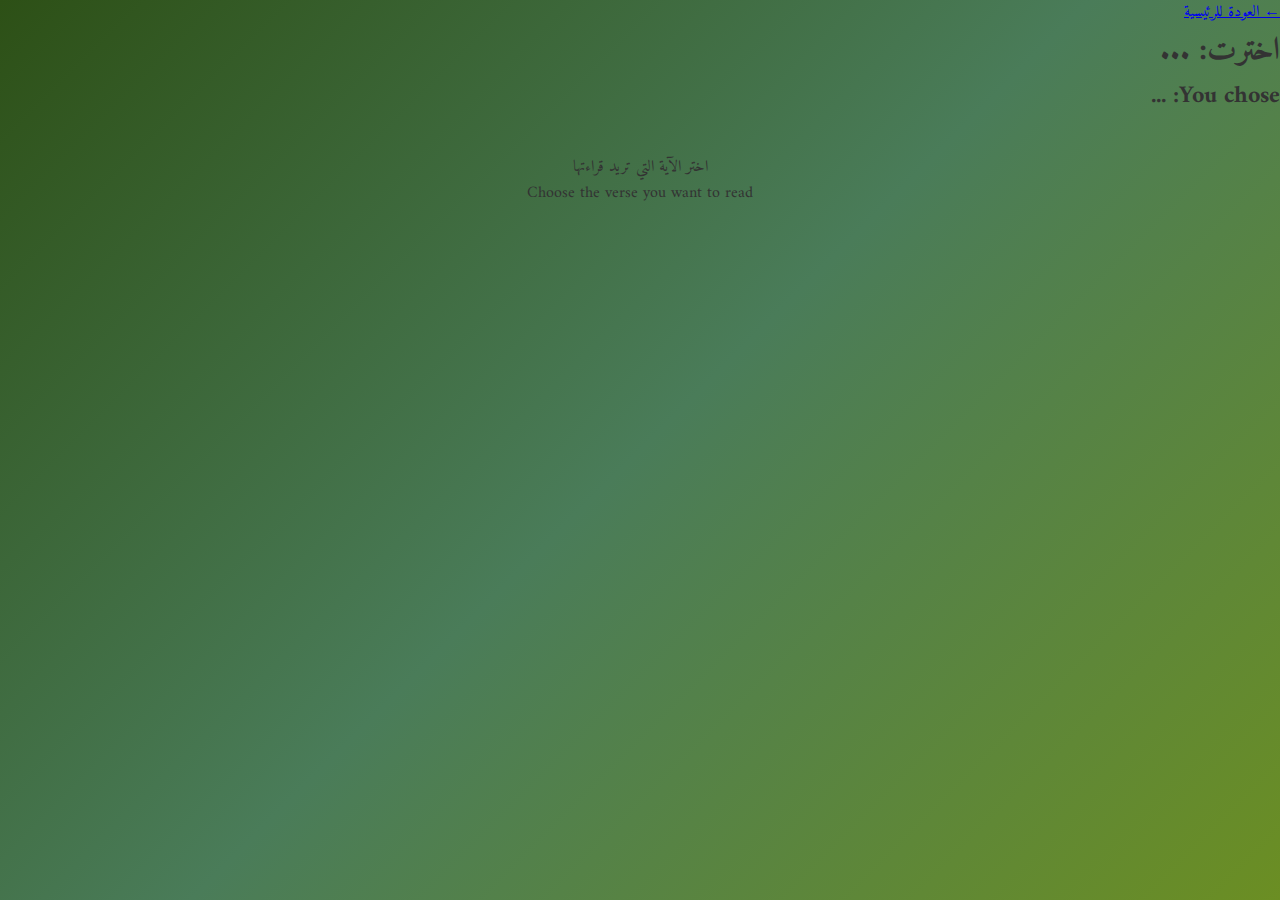
<file: verses (1).html>
<!DOCTYPE html>
<html lang="ar" dir="rtl">
<head>
    <meta charset="UTF-8">
    <meta name="viewport" content="width=device-width, initial-scale=1.0">
    <title>الآيات - آية لكل شعور</title>
    <link rel="stylesheet" href="styles.css">
    <link href="https://fonts.googleapis.com/css2?family=Amiri:wght@400;700&family=Roboto:wght@300;400;500&display=swap" rel="stylesheet">
</head>
<body>
    <div class="sub-page">
        <a href="index.html" class="back-button">← العودة للرئيسية</a>
        
        <header class="page-header">
            <h1 class="selected-mood">اخترت: ...</h1>
            <h2 class="selected-mood-en">You chose: ...</h2>
        </header>

        <main class="verses-list">
            <!-- سيتم ملء الآيات بواسطة JavaScript -->
        </main>

        <footer class="main-footer">
            <p>اختر الآية التي تريد قراءتها</p>
            <p>Choose the verse you want to read</p>
        </footer>
    </div>

    <script src="script.js"></script>
</body>
</html>
</file>
<file: styles.css>
/* إعدادات عامة */
* {
    margin: 0;
    padding: 0;
    box-sizing: border-box;
}

body {
    font-family: 'Amiri', serif;
    background: linear-gradient(135deg, #2d5016 0%, #4a7c59 50%, #6b8e23 100%);
    min-height: 100vh;
    color: #333;
    line-height: 1.6;
    position: relative;
    overflow-x: hidden;
}

/* شريط التذكير بالصلاة على النبي */
.prophet-reminder {
    background: linear-gradient(90deg, #1e3a0f 0%, #2d5016 50%, #1e3a0f 100%);
    padding: 8px 0;
    text-align: center;
    position: fixed;
    top: 0;
    left: 0;
    right: 0;
    z-index: 1000;
    box-shadow: 0 2px 10px rgba(0,0,0,0.2);
}

.reminder-content {
    display: flex;
    justify-content: center;
    align-items: center;
    gap: 20px;
    flex-wrap: wrap;
}

.reminder-ar, .reminder-en {
    color: #ffffff;
    font-weight: 500;
    font-size: 0.9rem;
    text-shadow: 1px 1px 2px rgba(0,0,0,0.3);
}

.reminder-en {
    font-family: 'Roboto', sans-serif;
    font-style: italic;
}

/* الحاوي الرئيسي */
.container {
    max-width: 1200px;
    margin: 0 auto;
    padding: 80px 20px 20px;
    min-height: 100vh;
    display: flex;
    flex-direction: column;
    justify-content: center;
    align-items: center;
    position: relative;
    z-index: 2;
}

/* العنوان الرئيسي */
.main-header {
    text-align: center;
    margin-bottom: 60px;
}

.site-title {
    font-family: 'Roboto', sans-serif;
    font-size: 4rem;
    font-weight: 700;
    color: #ffffff;
    margin-bottom: 15px;
    text-shadow: 3px 3px 6px rgba(0,0,0,0.4);
    letter-spacing: 3px;
    background: linear-gradient(45deg, #ffffff 0%, #f0f8e8 100%);
    -webkit-background-clip: text;
    -webkit-text-fill-color: transparent;
    background-clip: text;
}

.site-subtitle {
    display: flex;
    justify-content: center;
    align-items: center;
    gap: 15px;
    flex-wrap: wrap;
}

.subtitle-ar {
    font-size: 1.8rem;
    color: #e8f5e8;
    font-weight: 600;
}

.subtitle-en {
    font-family: 'Roboto', sans-serif;
    font-size: 1.4rem;
    color: #d4e6d4;
    font-style: italic;
    font-weight: 300;
}

/* الخيارات الرئيسية */
.main-options {
    width: 100%;
    max-width: 900px;
    margin-bottom: 50px;
}

.options-grid {
    display: grid;
    grid-template-columns: repeat(auto-fit, minmax(220px, 1fr));
    gap: 25px;
    width: 100%;
    max-width: 700px;
    margin: 0 auto;
}

/* بطاقة الخيار */
.option-card {
    background: rgba(255, 255, 255, 0.95);
    border-radius: 20px;
    padding: 30px 20px;
    text-align: center;
    cursor: pointer;
    transition: all 0.4s ease;
    box-shadow: 0 8px 25px rgba(0,0,0,0.2);
    border: 3px solid transparent;
    position: relative;
    overflow: hidden;
    backdrop-filter: blur(10px);
}

.option-card::before {
    content: '';
    position: absolute;
    top: 0;
    left: 0;
    right: 0;
    height: 6px;
    background: var(--option-color);
    transform: scaleX(0);
    transition: transform 0.4s ease;
}

.option-card:hover::before {
    transform: scaleX(1);
}

.option-card:hover {
    transform: translateY(-15px) scale(1.02);
    box-shadow: 0 20px 40px rgba(0,0,0,0.3);
    border-color: var(--option-color);
    background: rgba(255, 255, 255, 1);
}

.option-card:active {
    transform: translateY(-10px) scale(0.98);
}

/* أيقونة الخيار */
.option-icon {
    font-size: 2.8rem;
    color: var(--option-color);
    margin-bottom: 15px;
    transition: all 0.3s ease;
}

.option-card:hover .option-icon {
    transform: scale(1.1) rotate(5deg);
}

/* محتوى الخيار */
.option-content h2 {
    font-size: 1.8rem;
    font-weight: 700;
    color: var(--option-color);
    margin-bottom: 8px;
}

.option-content p {
    margin-bottom: 5px;
}

.option-title-en {
    font-family: 'Roboto', sans-serif;
    font-size: 1.3rem;
    color: #666;
    font-weight: 500;
    margin-bottom: 15px !important;
}

.option-description-ar {
    font-size: 1.1rem;
    color: #555;
    font-weight: 500;
}

.option-description-en {
    font-family: 'Roboto', sans-serif;
    font-size: 1rem;
    color: #777;
    font-style: italic;
}

/* ألوان الخيارات */
.ayat-option {
    --option-color: #2e7d32;
}

.construction-option {
    --option-color: #f57c00;
}

.contact-option {
    --option-color: #1976d2;
}

/* التذييل */
.main-footer {
    text-align: center;
    margin-top: 40px;
}

.footer-content {
    background: rgba(255, 255, 255, 0.1);
    padding: 20px 30px;
    border-radius: 15px;
    backdrop-filter: blur(10px);
    border: 1px solid rgba(255, 255, 255, 0.2);
}

.footer-text-ar {
    font-size: 1.2rem;
    color: #ffffff;
    margin-bottom: 5px;
    font-weight: 500;
}

.footer-text-en {
    font-family: 'Roboto', sans-serif;
    font-size: 1rem;
    color: #e8f5e8;
    font-style: italic;
}

/* الهلال الإسلامي في الخلفية */
.crescent-background {
    position: fixed;
    top: 50%;
    left: 50%;
    transform: translate(-50%, -50%);
    font-size: 25rem;
    color: rgba(255, 255, 255, 0.03);
    z-index: 1;
    pointer-events: none;
    animation: float 6s ease-in-out infinite;
}

@keyframes float {
    0%, 100% {
        transform: translate(-50%, -50%) rotate(0deg);
    }
    50% {
        transform: translate(-50%, -52%) rotate(2deg);
    }
}

/* التصميم المتجاوب */
@media (max-width: 768px) {
    .prophet-reminder {
        padding: 6px 0;
    }
    
    .reminder-content {
        gap: 10px;
    }
    
    .reminder-ar, .reminder-en {
        font-size: 0.8rem;
    }
    
    .container {
        padding: 70px 15px 15px;
    }
    
    .site-title {
        font-size: 2.8rem;
        letter-spacing: 2px;
    }
    
    .subtitle-ar {
        font-size: 1.4rem;
    }
    
    .subtitle-en {
        font-size: 1.1rem;
    }
    
    .options-grid {
        grid-template-columns: 1fr;
        gap: 20px;
    }
    
    .option-card {
        padding: 30px 20px;
    }
    
    .option-icon {
        font-size: 2.8rem;
    }
    
    .option-content h2 {
        font-size: 1.8rem;
    }
    
    .crescent-background {
        font-size: 15rem;
    }
}

@media (max-width: 480px) {
    .site-title {
        font-size: 2.2rem;
        letter-spacing: 1px;
    }
    
    .subtitle-ar {
        font-size: 1.2rem;
    }
    
    .subtitle-en {
        font-size: 1rem;
    }
    
    .option-card {
        padding: 25px 15px;
    }
    
    .option-icon {
        font-size: 2.5rem;
    }
    
    .option-content h2 {
        font-size: 1.6rem;
    }
    
    .crescent-background {
        font-size: 12rem;
    }
}

/* تأثيرات إضافية للتفاعل */
.option-card {
    background-image: 
        radial-gradient(circle at 20% 80%, rgba(120, 119, 198, 0.1) 0%, transparent 50%),
        radial-gradient(circle at 80% 20%, rgba(255, 119, 198, 0.1) 0%, transparent 50%);
}

.option-card:hover {
    background-image: 
        radial-gradient(circle at 20% 80%, rgba(120, 119, 198, 0.2) 0%, transparent 50%),
        radial-gradient(circle at 80% 20%, rgba(255, 119, 198, 0.2) 0%, transparent 50%);
}

/* تحسينات إضافية للنص */
.site-title {
    position: relative;
}

.site-title::after {
    content: '';
    position: absolute;
    bottom: -10px;
    left: 50%;
    transform: translateX(-50%);
    width: 100px;
    height: 3px;
    background: linear-gradient(90deg, transparent 0%, #ffffff 50%, transparent 100%);
    border-radius: 2px;
}
</file>
<file: ayat-styles.css>
/* تنسيقات خاصة بصفحة الآيات */

/* رأس الصفحة */
.page-header {
    width: 100%;
    max-width: 900px;
    margin-bottom: 40px;
    display: flex;
    flex-direction: column;
    align-items: center;
    gap: 20px;
}

.back-button {
    background: rgba(255, 255, 255, 0.9);
    border: 2px solid #2e7d32;
    color: #2e7d32;
    padding: 12px 25px;
    border-radius: 25px;
    font-size: 1.1rem;
    font-weight: 500;
    cursor: pointer;
    transition: all 0.3s ease;
    display: flex;
    align-items: center;
    gap: 10px;
    text-decoration: none;
    backdrop-filter: blur(10px);
    align-self: flex-start;
}

.back-button:hover {
    background: #2e7d32;
    color: white;
    transform: translateY(-2px);
    box-shadow: 0 5px 15px rgba(46, 125, 50, 0.3);
}

.back-button i {
    font-size: 1rem;
}

/* عنوان الصفحة */
.page-title {
    text-align: center;
}

.page-title .title-ar {
    font-size: 3rem;
    font-weight: 700;
    color: #ffffff;
    margin-bottom: 10px;
    text-shadow: 2px 2px 4px rgba(0,0,0,0.3);
}

.page-title .title-en {
    font-family: 'Roboto', sans-serif;
    font-size: 1.6rem;
    font-weight: 300;
    color: #e8f5e8;
    font-style: italic;
}

/* قسم البحث */
.search-section {
    width: 100%;
    max-width: 600px;
    margin-bottom: 40px;
}

.search-container {
    position: relative;
    display: flex;
    align-items: center;
    background: rgba(255, 255, 255, 0.95);
    border-radius: 25px;
    padding: 5px;
    box-shadow: 0 8px 25px rgba(0,0,0,0.15);
    backdrop-filter: blur(10px);
    border: 2px solid rgba(46, 125, 50, 0.2);
    transition: all 0.3s ease;
}

.search-container:focus-within {
    border-color: #2e7d32;
    box-shadow: 0 8px 25px rgba(46, 125, 50, 0.3);
}

.search-icon {
    color: #2e7d32;
    font-size: 1.2rem;
    margin: 0 15px;
}

.search-input {
    flex: 1;
    border: none;
    outline: none;
    padding: 15px 10px;
    font-size: 1.1rem;
    font-family: 'Amiri', serif;
    background: transparent;
    color: #333;
}

.search-input::placeholder {
    color: #666;
    font-style: italic;
}

.clear-search {
    background: none;
    border: none;
    color: #999;
    font-size: 1.1rem;
    padding: 10px 15px;
    cursor: pointer;
    transition: color 0.3s ease;
    border-radius: 50%;
}

.clear-search:hover {
    color: #f44336;
    background: rgba(244, 67, 54, 0.1);
}

/* قسم المشاعر */
.feelings-section {
    width: 100%;
    max-width: 1000px;
    margin-bottom: 50px;
}

.feelings-grid {
    display: grid;
    grid-template-columns: repeat(auto-fit, minmax(300px, 1fr));
    gap: 25px;
    width: 100%;
}

/* بطاقة الشعور */
.feeling-card {
    background: rgba(255, 255, 255, 0.95);
    border-radius: 20px;
    padding: 30px 25px;
    text-align: center;
    cursor: pointer;
    transition: all 0.4s ease;
    box-shadow: 0 8px 25px rgba(0,0,0,0.15);
    border: 3px solid transparent;
    position: relative;
    overflow: hidden;
    backdrop-filter: blur(10px);
}

.feeling-card::before {
    content: '';
    position: absolute;
    top: 0;
    left: 0;
    right: 0;
    height: 5px;
    background: var(--feeling-color);
    transform: scaleX(0);
    transition: transform 0.4s ease;
}

.feeling-card:hover::before {
    transform: scaleX(1);
}

.feeling-card:hover {
    transform: translateY(-10px) scale(1.02);
    box-shadow: 0 15px 35px rgba(0,0,0,0.25);
    border-color: var(--feeling-color);
    background: rgba(255, 255, 255, 1);
}

.feeling-card:active {
    transform: translateY(-5px) scale(0.98);
}

/* أيقونة الشعور */
.feeling-icon {
    font-size: 3rem;
    color: var(--feeling-color);
    margin-bottom: 20px;
    transition: all 0.3s ease;
}

.feeling-card:hover .feeling-icon {
    transform: scale(1.1) rotate(5deg);
}

/* محتوى الشعور */
.feeling-content h3 {
    font-size: 2rem;
    font-weight: 700;
    color: var(--feeling-color);
    margin-bottom: 8px;
}

.feeling-name-en {
    font-family: 'Roboto', sans-serif;
    font-size: 1.2rem;
    color: #666;
    font-weight: 500;
    margin-bottom: 15px;
}

.feeling-description {
    font-size: 1rem;
    color: #555;
    line-height: 1.5;
    font-weight: 400;
}

/* ألوان المشاعر */
.happy-feeling {
    --feeling-color: #FFC107;
}

.angry-feeling {
    --feeling-color: #F44336;
}

.sad-feeling {
    --feeling-color: #2196F3;
}

.lonely-feeling {
    --feeling-color: #9E9E9E;
}

.afraid-feeling {
    --feeling-color: #212121;
}

.repentant-feeling {
    --feeling-color: #795548;
}

.lost-feeling {
    --feeling-color: #4CAF50;
}

.message-feeling {
    --feeling-color: #9C27B0;
}

/* رسالة عدم وجود نتائج */
.no-results {
    text-align: center;
    padding: 60px 20px;
    background: rgba(255, 255, 255, 0.1);
    border-radius: 20px;
    backdrop-filter: blur(10px);
    border: 2px dashed rgba(255, 255, 255, 0.3);
}

.no-results-content i {
    font-size: 4rem;
    color: rgba(255, 255, 255, 0.5);
    margin-bottom: 20px;
}

.no-results-content h3 {
    font-size: 1.8rem;
    color: #ffffff;
    margin-bottom: 10px;
    font-weight: 600;
}

.no-results-content p {
    font-size: 1.1rem;
    color: #e8f5e8;
    font-style: italic;
}

/* تذييل الصفحة */
.page-footer {
    text-align: center;
    margin-top: 40px;
}

.page-footer .footer-content {
    background: rgba(255, 255, 255, 0.1);
    padding: 20px 30px;
    border-radius: 15px;
    backdrop-filter: blur(10px);
    border: 1px solid rgba(255, 255, 255, 0.2);
}

.page-footer .footer-text-ar {
    font-size: 1.2rem;
    color: #ffffff;
    margin-bottom: 5px;
    font-weight: 500;
}

.page-footer .footer-text-en {
    font-family: 'Roboto', sans-serif;
    font-size: 1rem;
    color: #e8f5e8;
    font-style: italic;
}

/* التصميم المتجاوب */
@media (max-width: 768px) {
    .page-header {
        margin-bottom: 30px;
    }
    
    .page-title .title-ar {
        font-size: 2.2rem;
    }
    
    .page-title .title-en {
        font-size: 1.3rem;
    }
    
    .search-section {
        margin-bottom: 30px;
    }
    
    .search-input {
        font-size: 1rem;
        padding: 12px 10px;
    }
    
    .feelings-grid {
        grid-template-columns: 1fr;
        gap: 20px;
    }
    
    .feeling-card {
        padding: 25px 20px;
    }
    
    .feeling-icon {
        font-size: 2.5rem;
    }
    
    .feeling-content h3 {
        font-size: 1.7rem;
    }
    
    .back-button {
        padding: 10px 20px;
        font-size: 1rem;
    }
}

@media (max-width: 480px) {
    .page-title .title-ar {
        font-size: 1.8rem;
    }
    
    .page-title .title-en {
        font-size: 1.1rem;
    }
    
    .search-container {
        padding: 3px;
    }
    
    .search-input {
        font-size: 0.9rem;
        padding: 10px 8px;
    }
    
    .feeling-card {
        padding: 20px 15px;
    }
    
    .feeling-icon {
        font-size: 2.2rem;
    }
    
    .feeling-content h3 {
        font-size: 1.5rem;
    }
    
    .feeling-description {
        font-size: 0.9rem;
    }
}

/* تأثيرات إضافية */
.feeling-card {
    background-image: 
        radial-gradient(circle at 20% 80%, rgba(120, 119, 198, 0.05) 0%, transparent 50%),
        radial-gradient(circle at 80% 20%, rgba(255, 119, 198, 0.05) 0%, transparent 50%);
}

.feeling-card:hover {
    background-image: 
        radial-gradient(circle at 20% 80%, rgba(120, 119, 198, 0.1) 0%, transparent 50%),
        radial-gradient(circle at 80% 20%, rgba(255, 119, 198, 0.1) 0%, transparent 50%);
}

/* تأثير الظهور التدريجي */
.feeling-card {
    opacity: 0;
    transform: translateY(30px);
    animation: fadeInUp 0.6s ease-out forwards;
}

.feeling-card:nth-child(1) { animation-delay: 0.1s; }
.feeling-card:nth-child(2) { animation-delay: 0.2s; }
.feeling-card:nth-child(3) { animation-delay: 0.3s; }
.feeling-card:nth-child(4) { animation-delay: 0.4s; }
.feeling-card:nth-child(5) { animation-delay: 0.5s; }
.feeling-card:nth-child(6) { animation-delay: 0.6s; }
.feeling-card:nth-child(7) { animation-delay: 0.7s; }
.feeling-card:nth-child(8) { animation-delay: 0.8s; }

@keyframes fadeInUp {
    to {
        opacity: 1;
        transform: translateY(0);
    }
}
</file>
<file: construction-styles.css>
/* تنسيقات خاصة بصفحة قيد الإنشاء */

/* رأس الصفحة */
.page-header {
    width: 100%;
    max-width: 900px;
    margin-bottom: 40px;
    display: flex;
    flex-direction: column;
    align-items: center;
    gap: 20px;
}

.back-button {
    background: rgba(255, 255, 255, 0.9);
    border: 2px solid #f57c00;
    color: #f57c00;
    padding: 12px 25px;
    border-radius: 25px;
    font-size: 1.1rem;
    font-weight: 500;
    cursor: pointer;
    transition: all 0.3s ease;
    display: flex;
    align-items: center;
    gap: 10px;
    text-decoration: none;
    backdrop-filter: blur(10px);
    align-self: flex-start;
}

.back-button:hover {
    background: #f57c00;
    color: white;
    transform: translateY(-2px);
    box-shadow: 0 5px 15px rgba(245, 124, 0, 0.3);
}

.back-button i {
    font-size: 1rem;
}

/* عنوان الصفحة */
.page-title {
    text-align: center;
}

.page-title .title-ar {
    font-size: 3rem;
    font-weight: 700;
    color: #ffffff;
    margin-bottom: 10px;
    text-shadow: 2px 2px 4px rgba(0,0,0,0.3);
}

.page-title .title-en {
    font-family: 'Roboto', sans-serif;
    font-size: 1.6rem;
    font-weight: 300;
    color: #e8f5e8;
    font-style: italic;
    margin-bottom: 10px;
}

.page-title .subtitle {
    font-size: 1.2rem;
    color: #ffcc80;
    font-weight: 500;
    font-family: 'Roboto', sans-serif;
}

/* قسم البحث */
.search-section {
    width: 100%;
    max-width: 700px;
    margin-bottom: 40px;
}

.search-container {
    position: relative;
    display: flex;
    align-items: center;
    background: rgba(255, 255, 255, 0.95);
    border-radius: 25px;
    padding: 5px;
    box-shadow: 0 8px 25px rgba(0,0,0,0.15);
    backdrop-filter: blur(10px);
    border: 2px solid rgba(245, 124, 0, 0.2);
    transition: all 0.3s ease;
    margin-bottom: 15px;
}

.search-container:focus-within {
    border-color: #f57c00;
    box-shadow: 0 8px 25px rgba(245, 124, 0, 0.3);
}

.search-icon {
    color: #f57c00;
    font-size: 1.2rem;
    margin: 0 15px;
}

.search-input {
    flex: 1;
    border: none;
    outline: none;
    padding: 15px 10px;
    font-size: 1.1rem;
    font-family: 'Amiri', serif;
    background: transparent;
    color: #333;
}

.search-input::placeholder {
    color: #666;
    font-style: italic;
}

.clear-search {
    background: none;
    border: none;
    color: #999;
    font-size: 1.1rem;
    padding: 10px 15px;
    cursor: pointer;
    transition: color 0.3s ease;
    border-radius: 50%;
}

.clear-search:hover {
    color: #f44336;
    background: rgba(244, 67, 54, 0.1);
}

/* إحصائيات البحث */
.search-stats {
    display: flex;
    justify-content: center;
    align-items: center;
    gap: 15px;
    background: rgba(255, 255, 255, 0.1);
    padding: 10px 20px;
    border-radius: 15px;
    backdrop-filter: blur(10px);
}

.stats-text {
    color: #ffffff;
    font-size: 0.9rem;
    font-weight: 500;
}

.stats-text strong {
    color: #ffcc80;
    font-weight: 700;
}

.stats-divider {
    color: rgba(255, 255, 255, 0.5);
    font-weight: 300;
}

/* قسم المشاريع */
.projects-section {
    width: 100%;
    max-width: 1200px;
    margin-bottom: 50px;
}

.projects-grid {
    display: grid;
    grid-template-columns: repeat(auto-fill, minmax(280px, 1fr));
    gap: 20px;
    width: 100%;
}

/* بطاقة المشروع */
.project-card {
    background: rgba(255, 255, 255, 0.95);
    border-radius: 15px;
    padding: 25px 20px;
    text-align: center;
    cursor: pointer;
    transition: all 0.4s ease;
    box-shadow: 0 6px 20px rgba(0,0,0,0.12);
    border: 2px solid transparent;
    position: relative;
    overflow: hidden;
    backdrop-filter: blur(10px);
}

.project-card::before {
    content: '';
    position: absolute;
    top: 0;
    left: 0;
    right: 0;
    height: 4px;
    background: linear-gradient(90deg, #f57c00 0%, #ff9800 100%);
    transform: scaleX(0);
    transition: transform 0.4s ease;
}

.project-card:hover::before {
    transform: scaleX(1);
}

.project-card:hover {
    transform: translateY(-8px) scale(1.02);
    box-shadow: 0 12px 30px rgba(0,0,0,0.2);
    border-color: #f57c00;
    background: rgba(255, 255, 255, 1);
}

.project-card:active {
    transform: translateY(-4px) scale(0.98);
}

/* أيقونة المشروع */
.project-icon {
    font-size: 2.5rem;
    color: #f57c00;
    margin-bottom: 15px;
    transition: all 0.3s ease;
}

.project-card:hover .project-icon {
    transform: scale(1.1) rotate(5deg);
    color: #e65100;
}

/* محتوى المشروع */
.project-content h3 {
    font-size: 1.4rem;
    font-weight: 700;
    color: #2c3e50;
    margin-bottom: 8px;
    line-height: 1.3;
}

.project-number {
    font-family: 'Roboto', sans-serif;
    font-size: 0.9rem;
    color: #f57c00;
    font-weight: 600;
    margin-bottom: 10px;
}

.project-status {
    display: inline-block;
    background: linear-gradient(135deg, #fff3e0 0%, #ffe0b2 100%);
    color: #e65100;
    padding: 4px 12px;
    border-radius: 12px;
    font-size: 0.8rem;
    font-weight: 500;
    border: 1px solid rgba(230, 81, 0, 0.2);
}

/* أيقونات المشاريع المتنوعة */
.project-card:nth-child(4n+1) .project-icon { color: #2196F3; }
.project-card:nth-child(4n+2) .project-icon { color: #4CAF50; }
.project-card:nth-child(4n+3) .project-icon { color: #9C27B0; }
.project-card:nth-child(4n+4) .project-icon { color: #FF5722; }

.project-card:nth-child(4n+1):hover .project-icon { color: #1976D2; }
.project-card:nth-child(4n+2):hover .project-icon { color: #388E3C; }
.project-card:nth-child(4n+3):hover .project-icon { color: #7B1FA2; }
.project-card:nth-child(4n+4):hover .project-icon { color: #D84315; }

/* رسالة عدم وجود نتائج */
.no-results {
    text-align: center;
    padding: 60px 20px;
    background: rgba(255, 255, 255, 0.1);
    border-radius: 20px;
    backdrop-filter: blur(10px);
    border: 2px dashed rgba(255, 255, 255, 0.3);
}

.no-results-content i {
    font-size: 4rem;
    color: rgba(255, 255, 255, 0.5);
    margin-bottom: 20px;
}

.no-results-content h3 {
    font-size: 1.8rem;
    color: #ffffff;
    margin-bottom: 10px;
    font-weight: 600;
}

.no-results-content p {
    font-size: 1.1rem;
    color: #e8f5e8;
    font-style: italic;
}

/* مؤشر التحميل */
.loading-indicator {
    text-align: center;
    padding: 40px 20px;
    background: rgba(255, 255, 255, 0.1);
    border-radius: 15px;
    backdrop-filter: blur(10px);
}

.spinner {
    width: 40px;
    height: 40px;
    border: 4px solid rgba(255, 255, 255, 0.3);
    border-top: 4px solid #f57c00;
    border-radius: 50%;
    animation: spin 1s linear infinite;
    margin: 0 auto 15px;
}

@keyframes spin {
    0% { transform: rotate(0deg); }
    100% { transform: rotate(360deg); }
}

.loading-indicator p {
    color: #ffffff;
    font-size: 1.1rem;
    font-weight: 500;
}

/* تذييل الصفحة */
.page-footer {
    text-align: center;
    margin-top: 40px;
}

.page-footer .footer-content {
    background: rgba(255, 255, 255, 0.1);
    padding: 20px 30px;
    border-radius: 15px;
    backdrop-filter: blur(10px);
    border: 1px solid rgba(255, 255, 255, 0.2);
}

.page-footer .footer-text-ar {
    font-size: 1.2rem;
    color: #ffffff;
    margin-bottom: 5px;
    font-weight: 500;
}

.page-footer .footer-text-en {
    font-family: 'Roboto', sans-serif;
    font-size: 1rem;
    color: #e8f5e8;
    font-style: italic;
}

/* التصميم المتجاوب */
@media (max-width: 768px) {
    .page-header {
        margin-bottom: 30px;
    }
    
    .page-title .title-ar {
        font-size: 2.2rem;
    }
    
    .page-title .title-en {
        font-size: 1.3rem;
    }
    
    .search-section {
        margin-bottom: 30px;
    }
    
    .search-input {
        font-size: 1rem;
        padding: 12px 10px;
    }
    
    .projects-grid {
        grid-template-columns: repeat(auto-fill, minmax(250px, 1fr));
        gap: 15px;
    }
    
    .project-card {
        padding: 20px 15px;
    }
    
    .project-icon {
        font-size: 2.2rem;
    }
    
    .project-content h3 {
        font-size: 1.2rem;
    }
    
    .back-button {
        padding: 10px 20px;
        font-size: 1rem;
    }
    
    .search-stats {
        flex-direction: column;
        gap: 5px;
    }
    
    .stats-divider {
        display: none;
    }
}

@media (max-width: 480px) {
    .page-title .title-ar {
        font-size: 1.8rem;
    }
    
    .page-title .title-en {
        font-size: 1.1rem;
    }
    
    .search-container {
        padding: 3px;
    }
    
    .search-input {
        font-size: 0.9rem;
        padding: 10px 8px;
    }
    
    .projects-grid {
        grid-template-columns: 1fr;
        gap: 12px;
    }
    
    .project-card {
        padding: 18px 12px;
    }
    
    .project-icon {
        font-size: 2rem;
    }
    
    .project-content h3 {
        font-size: 1.1rem;
    }
    
    .project-number {
        font-size: 0.8rem;
    }
    
    .project-status {
        font-size: 0.7rem;
        padding: 3px 8px;
    }
}

/* تأثيرات إضافية */
.project-card {
    background-image: 
        radial-gradient(circle at 20% 80%, rgba(245, 124, 0, 0.05) 0%, transparent 50%),
        radial-gradient(circle at 80% 20%, rgba(255, 152, 0, 0.05) 0%, transparent 50%);
}

.project-card:hover {
    background-image: 
        radial-gradient(circle at 20% 80%, rgba(245, 124, 0, 0.1) 0%, transparent 50%),
        radial-gradient(circle at 80% 20%, rgba(255, 152, 0, 0.1) 0%, transparent 50%);
}

/* تأثير الظهور التدريجي */
.project-card {
    opacity: 0;
    transform: translateY(20px);
    animation: fadeInUp 0.5s ease-out forwards;
}

.project-card:nth-child(n) { animation-delay: calc(var(--index) * 0.05s); }

@keyframes fadeInUp {
    to {
        opacity: 1;
        transform: translateY(0);
    }
}

/* تحسينات إضافية للتفاعل */
.search-container.typing {
    transform: scale(1.02);
    box-shadow: 0 8px 25px rgba(245, 124, 0, 0.4);
}

.project-card {
    position: relative;
    overflow: hidden;
}

.project-card::after {
    content: '';
    position: absolute;
    top: 50%;
    left: 50%;
    width: 0;
    height: 0;
    background: rgba(245, 124, 0, 0.1);
    border-radius: 50%;
    transform: translate(-50%, -50%);
    transition: all 0.6s ease;
}

.project-card:hover::after {
    width: 300px;
    height: 300px;
}
</file>
<file: simple-hadiths-styles.css>
/* إعدادات عامة */
* {
    margin: 0;
    padding: 0;
    box-sizing: border-box;
}

body {
    font-family: 'Amiri', serif;
    background: linear-gradient(135deg, #2d5016 0%, #4a7c59 50%, #6ba368 100%);
    min-height: 100vh;
    color: #333;
    overflow-x: hidden;
    position: relative;
}

/* تذكير الصلاة على النبي */
.prophet-reminder {
    position: fixed;
    top: 10px;
    left: 50%;
    transform: translateX(-50%);
    background: rgba(255, 255, 255, 0.95);
    padding: 8px 20px;
    border-radius: 25px;
    box-shadow: 0 4px 15px rgba(0,0,0,0.1);
    z-index: 1000;
    text-align: center;
    backdrop-filter: blur(10px);
    border: 2px solid #4a7c59;
}

.reminder-ar {
    font-size: 0.9rem;
    font-weight: 600;
    color: #2d5016;
    margin-bottom: 2px;
}

.reminder-en {
    font-size: 0.8rem;
    color: #666;
    font-family: 'Roboto', sans-serif;
    margin: 0;
}

/* حاوي الصفحة */
.page-container {
    min-height: 100vh;
    display: flex;
    flex-direction: column;
    padding-top: 80px;
}

/* رأس الصفحة */
.page-header {
    padding: 30px 20px;
    text-align: center;
}

.header-content {
    max-width: 800px;
    margin: 0 auto;
    position: relative;
}

.back-btn {
    position: absolute;
    right: 0;
    top: 50%;
    transform: translateY(-50%);
    background: rgba(255, 255, 255, 0.9);
    border: 2px solid #4a7c59;
    color: #2d5016;
    padding: 10px 15px;
    border-radius: 25px;
    cursor: pointer;
    font-size: 0.9rem;
    font-weight: 600;
    transition: all 0.3s ease;
    display: flex;
    align-items: center;
    gap: 8px;
}

.back-btn:hover {
    background: #4a7c59;
    color: white;
    transform: translateY(-50%) translateX(-5px);
}

.header-title {
    text-align: center;
}

.title-ar {
    font-size: 2.8rem;
    font-weight: 700;
    color: white;
    margin-bottom: 10px;
    text-shadow: 2px 2px 4px rgba(0,0,0,0.3);
}

.title-en {
    font-size: 1.4rem;
    color: #d4e6d4;
    font-style: italic;
    font-weight: 300;
    font-family: 'Roboto', sans-serif;
}

/* المحتوى الرئيسي */
.main-content {
    flex: 1;
    padding: 20px;
}

.hadiths-section {
    max-width: 800px;
    margin: 0 auto;
}

/* مقدمة القسم */
.section-intro {
    text-align: center;
    margin-bottom: 50px;
    background: rgba(255, 255, 255, 0.95);
    padding: 30px;
    border-radius: 20px;
    box-shadow: 0 10px 30px rgba(0,0,0,0.15);
    backdrop-filter: blur(10px);
}

.intro-title-ar {
    font-size: 1.8rem;
    font-weight: 700;
    color: #2d5016;
    margin-bottom: 10px;
}

.intro-title-en {
    font-size: 1.2rem;
    color: #666;
    font-family: 'Roboto', sans-serif;
    font-style: italic;
    margin-bottom: 20px;
}

.intro-description {
    font-size: 1.1rem;
    color: #555;
    line-height: 1.6;
}

/* شبكة الأحاديث */
.hadiths-grid {
    display: grid;
    gap: 25px;
    margin-bottom: 40px;
}

/* بطاقة فئة الحديث */
.hadith-category-card {
    background: rgba(255, 255, 255, 0.95);
    border-radius: 20px;
    padding: 30px;
    cursor: pointer;
    transition: all 0.4s ease;
    box-shadow: 0 8px 25px rgba(0,0,0,0.15);
    border: 3px solid transparent;
    position: relative;
    overflow: hidden;
    backdrop-filter: blur(10px);
    display: flex;
    align-items: center;
    gap: 25px;
}

.hadith-category-card::before {
    content: '';
    position: absolute;
    top: 0;
    left: 0;
    right: 0;
    height: 6px;
    background: linear-gradient(90deg, #4a7c59, #6ba368);
    transform: scaleX(0);
    transition: transform 0.4s ease;
}

.hadith-category-card:hover::before {
    transform: scaleX(1);
}

.hadith-category-card:hover {
    transform: translateY(-10px) scale(1.02);
    box-shadow: 0 20px 40px rgba(0,0,0,0.25);
    border-color: #4a7c59;
    background: rgba(255, 255, 255, 1);
}

/* أيقونة الفئة */
.category-icon {
    font-size: 3rem;
    color: #4a7c59;
    transition: all 0.3s ease;
    flex-shrink: 0;
}

.hadith-category-card:hover .category-icon {
    transform: scale(1.1) rotate(5deg);
    color: #2d5016;
}

/* محتوى الفئة */
.category-content {
    flex: 1;
    text-align: right;
}

.category-name-ar {
    font-size: 1.6rem;
    font-weight: 700;
    color: #2d5016;
    margin-bottom: 8px;
}

.category-name-en {
    font-size: 1.1rem;
    color: #666;
    font-family: 'Roboto', sans-serif;
    font-style: italic;
    margin-bottom: 15px;
}

.category-description {
    font-size: 1rem;
    color: #555;
    line-height: 1.6;
    margin-bottom: 15px;
}

/* شارة الحالة */
.category-status {
    display: flex;
    justify-content: flex-end;
}

.status-badge {
    background: linear-gradient(135deg, #FF9800, #F57C00);
    color: white;
    padding: 5px 15px;
    border-radius: 15px;
    font-size: 0.8rem;
    font-weight: 600;
    animation: pulse 2s infinite;
}

@keyframes pulse {
    0% { transform: scale(1); }
    50% { transform: scale(1.05); }
    100% { transform: scale(1); }
}

/* سهم الفئة */
.category-arrow {
    font-size: 1.5rem;
    color: #4a7c59;
    transition: all 0.3s ease;
    flex-shrink: 0;
}

.hadith-category-card:hover .category-arrow {
    transform: translateX(-10px);
    color: #2d5016;
}

/* المعلومات الإضافية */
.additional-info {
    margin-top: 40px;
}

.info-card {
    background: rgba(255, 255, 255, 0.95);
    border-radius: 20px;
    padding: 30px;
    box-shadow: 0 10px 30px rgba(0,0,0,0.15);
    backdrop-filter: blur(10px);
    border: 2px solid rgba(74, 124, 89, 0.3);
    display: flex;
    gap: 20px;
    align-items: flex-start;
}

.info-icon {
    font-size: 2rem;
    color: #4a7c59;
    flex-shrink: 0;
    margin-top: 5px;
}

.info-content h4 {
    font-size: 1.3rem;
    color: #2d5016;
    margin-bottom: 15px;
    font-weight: 700;
}

.info-content ul {
    list-style: none;
    padding: 0;
}

.info-content li {
    font-size: 1rem;
    color: #555;
    margin-bottom: 8px;
    padding-right: 20px;
    position: relative;
}

.info-content li::before {
    content: '✓';
    position: absolute;
    right: 0;
    color: #4a7c59;
    font-weight: bold;
}

/* تذييل الصفحة */
.page-footer {
    padding: 40px 20px;
    text-align: center;
}

.footer-content {
    max-width: 600px;
    margin: 0 auto;
}

.footer-text-ar {
    font-size: 1.2rem;
    color: white;
    margin-bottom: 8px;
    font-weight: 500;
}

.footer-text-en {
    font-size: 1rem;
    color: #d4e6d4;
    font-family: 'Roboto', sans-serif;
    font-style: italic;
}

/* الهلال الإسلامي في الخلفية */
.crescent-background {
    position: fixed;
    top: 50%;
    left: 50%;
    transform: translate(-50%, -50%);
    font-size: 25rem;
    color: rgba(255, 255, 255, 0.05);
    z-index: -1;
    pointer-events: none;
    animation: float 6s ease-in-out infinite;
}

@keyframes float {
    0%, 100% {
        transform: translate(-50%, -50%) rotate(0deg);
    }
    50% {
        transform: translate(-50%, -50%) rotate(5deg);
    }
}

/* تصميم متجاوب */
@media (max-width: 768px) {
    .title-ar {
        font-size: 2.2rem;
    }
    
    .title-en {
        font-size: 1.2rem;
    }
    
    .hadith-category-card {
        flex-direction: column;
        text-align: center;
        gap: 20px;
        padding: 25px 20px;
    }
    
    .category-content {
        text-align: center;
    }
    
    .category-status {
        justify-content: center;
    }
    
    .info-card {
        flex-direction: column;
        text-align: center;
        gap: 15px;
    }
    
    .info-content {
        text-align: right;
    }
    
    .back-btn {
        position: static;
        transform: none;
        margin-bottom: 20px;
        align-self: flex-start;
    }
    
    .header-content {
        display: flex;
        flex-direction: column;
        align-items: center;
    }
    
    .crescent-background {
        font-size: 15rem;
    }
}

@media (max-width: 480px) {
    .prophet-reminder {
        padding: 6px 15px;
        top: 5px;
    }
    
    .reminder-ar {
        font-size: 0.8rem;
    }
    
    .reminder-en {
        font-size: 0.7rem;
    }
    
    .page-container {
        padding-top: 60px;
    }
    
    .section-intro {
        padding: 20px;
        margin-bottom: 30px;
    }
    
    .intro-title-ar {
        font-size: 1.5rem;
    }
    
    .hadith-category-card {
        padding: 20px 15px;
    }
    
    .category-icon {
        font-size: 2.5rem;
    }
    
    .category-name-ar {
        font-size: 1.4rem;
    }
    
    .info-card {
        padding: 20px;
    }
}
</file>
<file: under-construction-styles.css>
/* إعدادات عامة */
* {
    margin: 0;
    padding: 0;
    box-sizing: border-box;
}

body {
    font-family: 'Amiri', serif;
    background: linear-gradient(135deg, #2d5016 0%, #4a7c59 50%, #6ba368 100%);
    min-height: 100vh;
    color: #333;
    overflow-x: hidden;
    position: relative;
}

/* تذكير الصلاة على النبي */
.prophet-reminder {
    position: fixed;
    top: 10px;
    left: 50%;
    transform: translateX(-50%);
    background: rgba(255, 255, 255, 0.95);
    padding: 8px 20px;
    border-radius: 25px;
    box-shadow: 0 4px 15px rgba(0,0,0,0.1);
    z-index: 1000;
    text-align: center;
    backdrop-filter: blur(10px);
    border: 2px solid #4a7c59;
}

.reminder-ar {
    font-size: 0.9rem;
    font-weight: 600;
    color: #2d5016;
    margin-bottom: 2px;
}

.reminder-en {
    font-size: 0.8rem;
    color: #666;
    font-family: 'Roboto', sans-serif;
    margin: 0;
}

/* حاوي الصفحة */
.page-container {
    min-height: 100vh;
    display: flex;
    flex-direction: column;
    padding-top: 80px;
}

/* رأس الصفحة */
.page-header {
    padding: 20px;
    text-align: center;
}

.header-content {
    max-width: 800px;
    margin: 0 auto;
    position: relative;
}

.back-btn {
    position: absolute;
    right: 0;
    top: 50%;
    transform: translateY(-50%);
    background: rgba(255, 255, 255, 0.9);
    border: 2px solid #4a7c59;
    color: #2d5016;
    padding: 10px 15px;
    border-radius: 25px;
    cursor: pointer;
    font-size: 0.9rem;
    font-weight: 600;
    transition: all 0.3s ease;
    display: flex;
    align-items: center;
    gap: 8px;
}

.back-btn:hover {
    background: #4a7c59;
    color: white;
    transform: translateY(-50%) translateX(-5px);
}

.header-title {
    text-align: center;
}

.title-ar {
    font-size: 2.5rem;
    font-weight: 700;
    color: white;
    margin-bottom: 10px;
    text-shadow: 2px 2px 4px rgba(0,0,0,0.3);
}

.title-en {
    font-size: 1.3rem;
    color: #d4e6d4;
    font-style: italic;
    font-weight: 300;
    font-family: 'Roboto', sans-serif;
}

/* المحتوى الرئيسي */
.main-content {
    flex: 1;
    display: flex;
    align-items: center;
    justify-content: center;
    padding: 40px 20px;
}

.construction-container {
    background: rgba(255, 255, 255, 0.95);
    border-radius: 25px;
    padding: 50px 40px;
    text-align: center;
    max-width: 600px;
    width: 100%;
    box-shadow: 0 20px 40px rgba(0,0,0,0.2);
    backdrop-filter: blur(10px);
    border: 3px solid rgba(74, 124, 89, 0.3);
}

.construction-icon {
    font-size: 4rem;
    color: #4a7c59;
    margin-bottom: 30px;
    animation: bounce 2s infinite;
}

@keyframes bounce {
    0%, 20%, 50%, 80%, 100% {
        transform: translateY(0);
    }
    40% {
        transform: translateY(-10px);
    }
    60% {
        transform: translateY(-5px);
    }
}

.construction-title-ar {
    font-size: 2rem;
    font-weight: 700;
    color: #2d5016;
    margin-bottom: 10px;
}

.construction-title-en {
    font-size: 1.2rem;
    color: #666;
    font-family: 'Roboto', sans-serif;
    margin-bottom: 30px;
    font-style: italic;
}

.construction-description {
    margin-bottom: 40px;
}

.description-ar {
    font-size: 1.1rem;
    line-height: 1.8;
    color: #555;
    margin-bottom: 15px;
}

.description-en {
    font-size: 1rem;
    line-height: 1.6;
    color: #666;
    font-family: 'Roboto', sans-serif;
    font-style: italic;
}

/* مؤشر التقدم */
.progress-indicator {
    margin-bottom: 40px;
}

.progress-bar {
    width: 100%;
    height: 8px;
    background: #e0e0e0;
    border-radius: 10px;
    overflow: hidden;
    margin-bottom: 15px;
}

.progress-fill {
    height: 100%;
    background: linear-gradient(90deg, #4a7c59, #6ba368);
    border-radius: 10px;
    width: 65%;
    animation: progressAnimation 3s ease-in-out infinite;
}

@keyframes progressAnimation {
    0% { width: 45%; }
    50% { width: 75%; }
    100% { width: 65%; }
}

.progress-text {
    font-size: 0.9rem;
    color: #666;
    font-style: italic;
}

/* الميزات القادمة */
.coming-soon {
    display: flex;
    flex-direction: column;
    gap: 15px;
    margin-bottom: 40px;
    padding: 20px;
    background: rgba(74, 124, 89, 0.1);
    border-radius: 15px;
    border: 2px dashed #4a7c59;
}

.feature-item {
    display: flex;
    align-items: center;
    gap: 12px;
    font-size: 1rem;
    color: #2d5016;
    font-weight: 500;
}

.feature-item i {
    color: #4a7c59;
    font-size: 1.2rem;
    width: 20px;
}

/* أزرار العمل */
.action-buttons {
    display: flex;
    gap: 15px;
    justify-content: center;
    flex-wrap: wrap;
}

.btn-primary, .btn-secondary {
    padding: 12px 25px;
    border: none;
    border-radius: 25px;
    font-size: 1rem;
    font-weight: 600;
    cursor: pointer;
    transition: all 0.3s ease;
    display: flex;
    align-items: center;
    gap: 8px;
    text-decoration: none;
}

.btn-primary {
    background: linear-gradient(135deg, #4a7c59 0%, #2d5016 100%);
    color: white;
}

.btn-primary:hover {
    transform: translateY(-3px);
    box-shadow: 0 8px 20px rgba(74, 124, 89, 0.3);
}

.btn-secondary {
    background: transparent;
    color: #4a7c59;
    border: 2px solid #4a7c59;
}

.btn-secondary:hover {
    background: #4a7c59;
    color: white;
    transform: translateY(-3px);
}

/* تذييل الصفحة */
.page-footer {
    padding: 30px 20px;
    text-align: center;
}

.footer-content {
    max-width: 600px;
    margin: 0 auto;
}

.footer-text-ar {
    font-size: 1.1rem;
    color: white;
    margin-bottom: 8px;
    font-weight: 500;
}

.footer-text-en {
    font-size: 1rem;
    color: #d4e6d4;
    font-family: 'Roboto', sans-serif;
    font-style: italic;
}

/* الهلال الإسلامي في الخلفية */
.crescent-background {
    position: fixed;
    top: 50%;
    left: 50%;
    transform: translate(-50%, -50%);
    font-size: 25rem;
    color: rgba(255, 255, 255, 0.05);
    z-index: -1;
    pointer-events: none;
    animation: float 6s ease-in-out infinite;
}

@keyframes float {
    0%, 100% {
        transform: translate(-50%, -50%) rotate(0deg);
    }
    50% {
        transform: translate(-50%, -50%) rotate(5deg);
    }
}

/* تصميم متجاوب */
@media (max-width: 768px) {
    .title-ar {
        font-size: 2rem;
    }
    
    .title-en {
        font-size: 1.1rem;
    }
    
    .construction-container {
        padding: 30px 25px;
        margin: 0 10px;
    }
    
    .construction-icon {
        font-size: 3rem;
    }
    
    .construction-title-ar {
        font-size: 1.6rem;
    }
    
    .action-buttons {
        flex-direction: column;
        align-items: center;
    }
    
    .btn-primary, .btn-secondary {
        width: 100%;
        max-width: 250px;
        justify-content: center;
    }
    
    .back-btn {
        position: static;
        transform: none;
        margin-bottom: 20px;
        align-self: flex-start;
    }
    
    .header-content {
        display: flex;
        flex-direction: column;
        align-items: center;
    }
    
    .crescent-background {
        font-size: 15rem;
    }
}

@media (max-width: 480px) {
    .prophet-reminder {
        padding: 6px 15px;
        top: 5px;
    }
    
    .reminder-ar {
        font-size: 0.8rem;
    }
    
    .reminder-en {
        font-size: 0.7rem;
    }
    
    .page-container {
        padding-top: 60px;
    }
    
    .construction-container {
        padding: 25px 20px;
    }
    
    .feature-item {
        font-size: 0.9rem;
    }
    
    .coming-soon {
        padding: 15px;
    }
}
</file>
